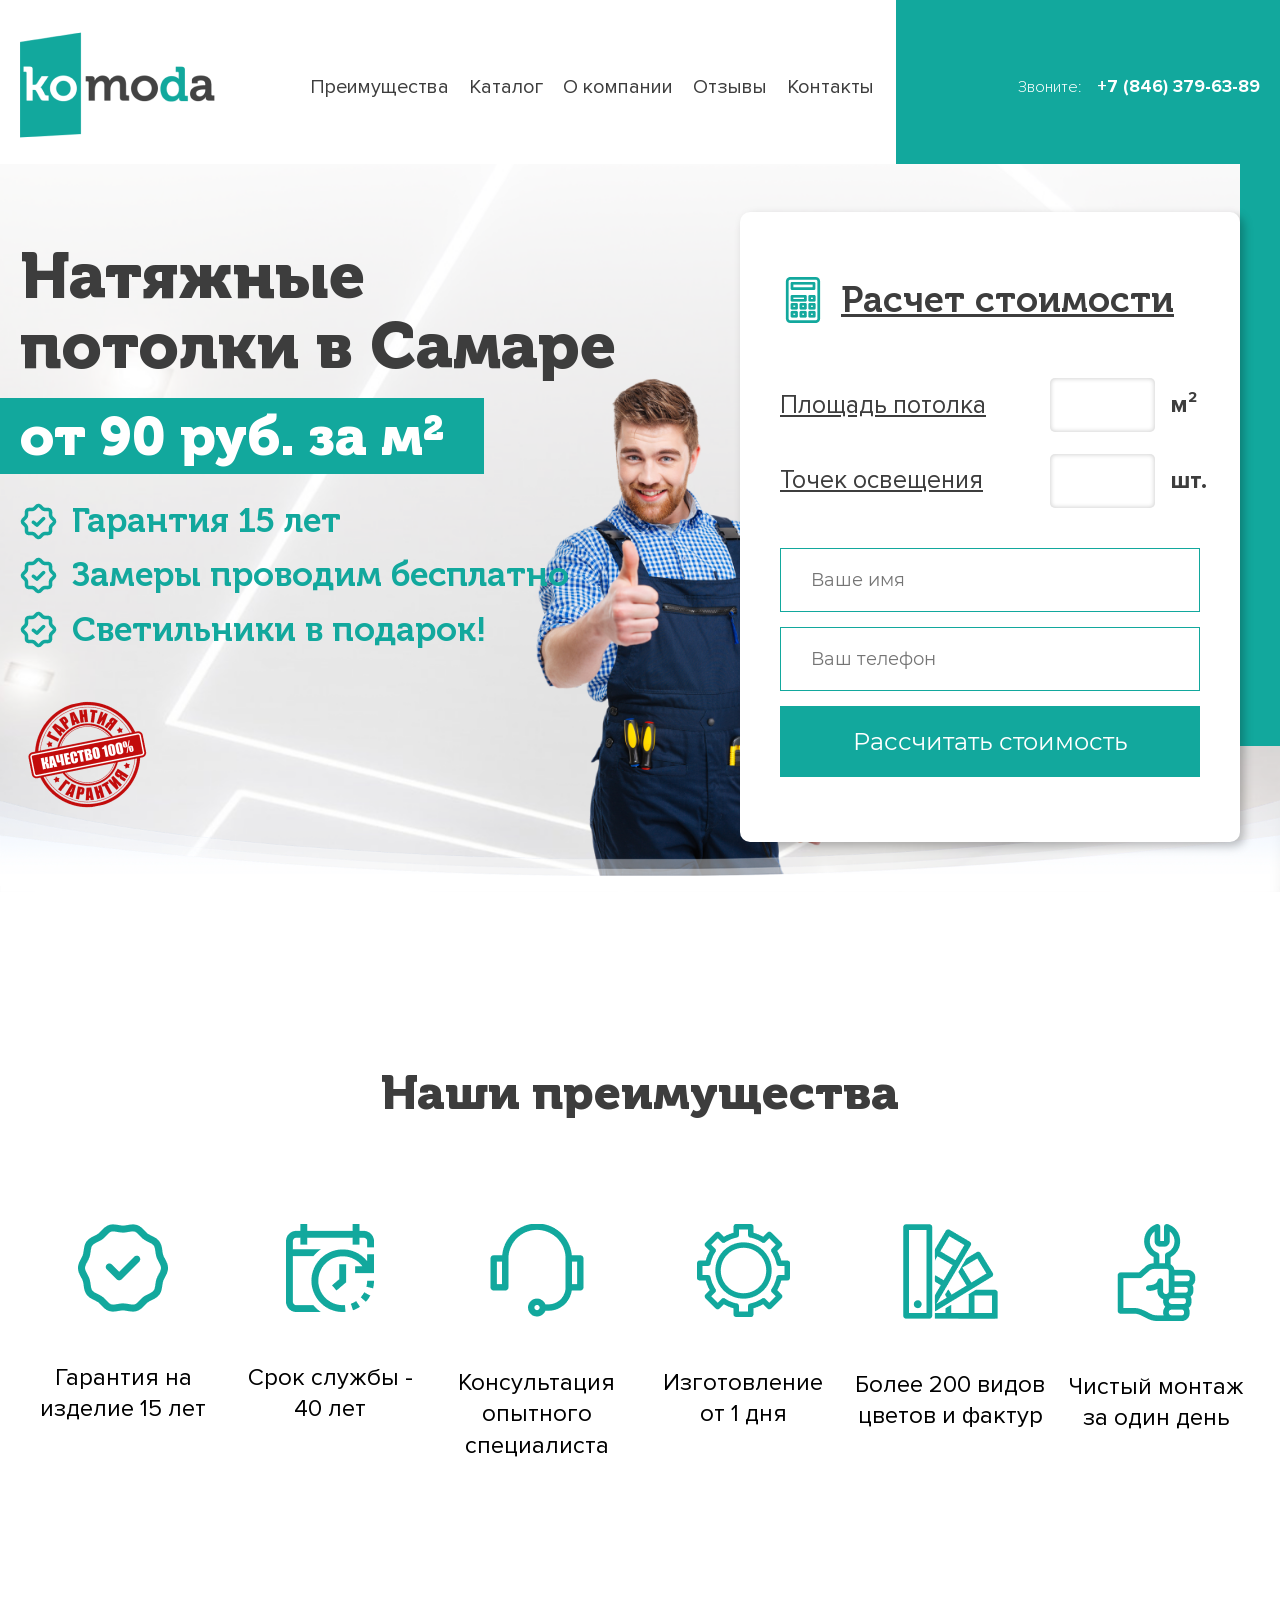
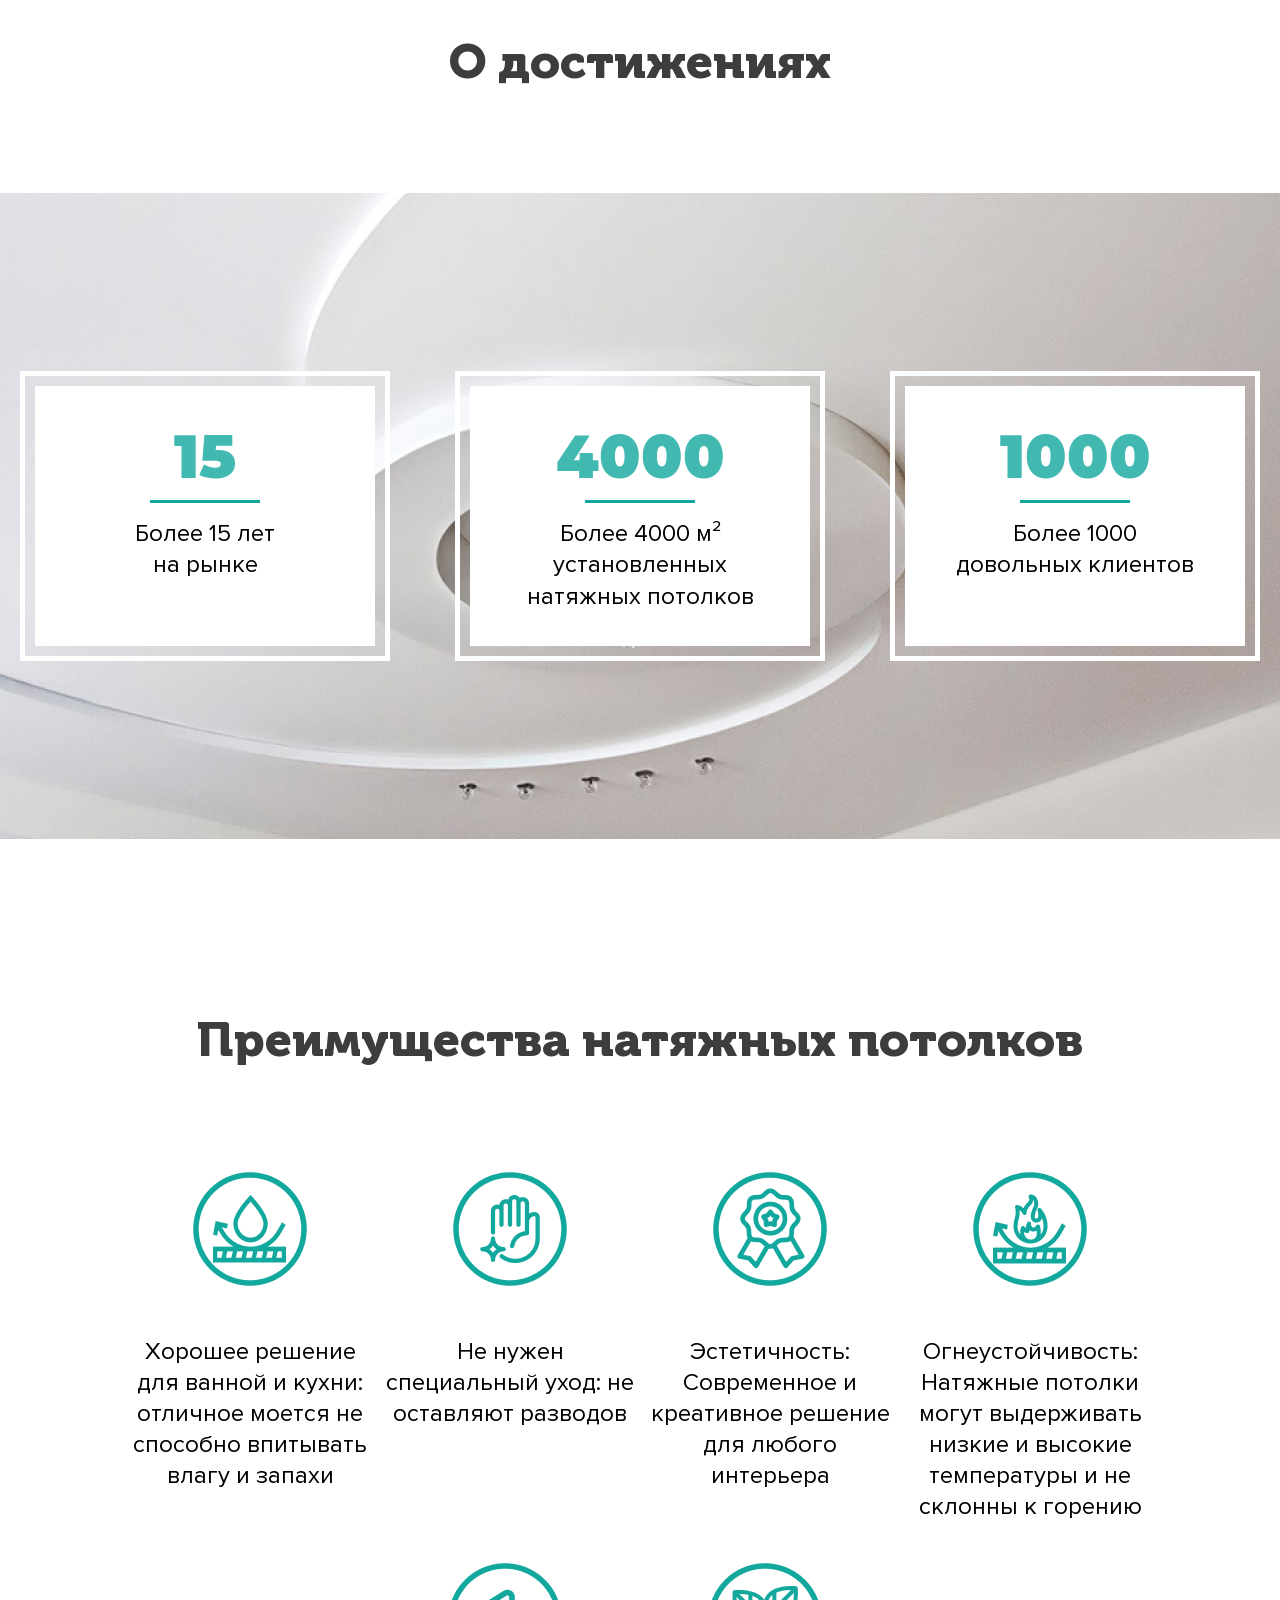
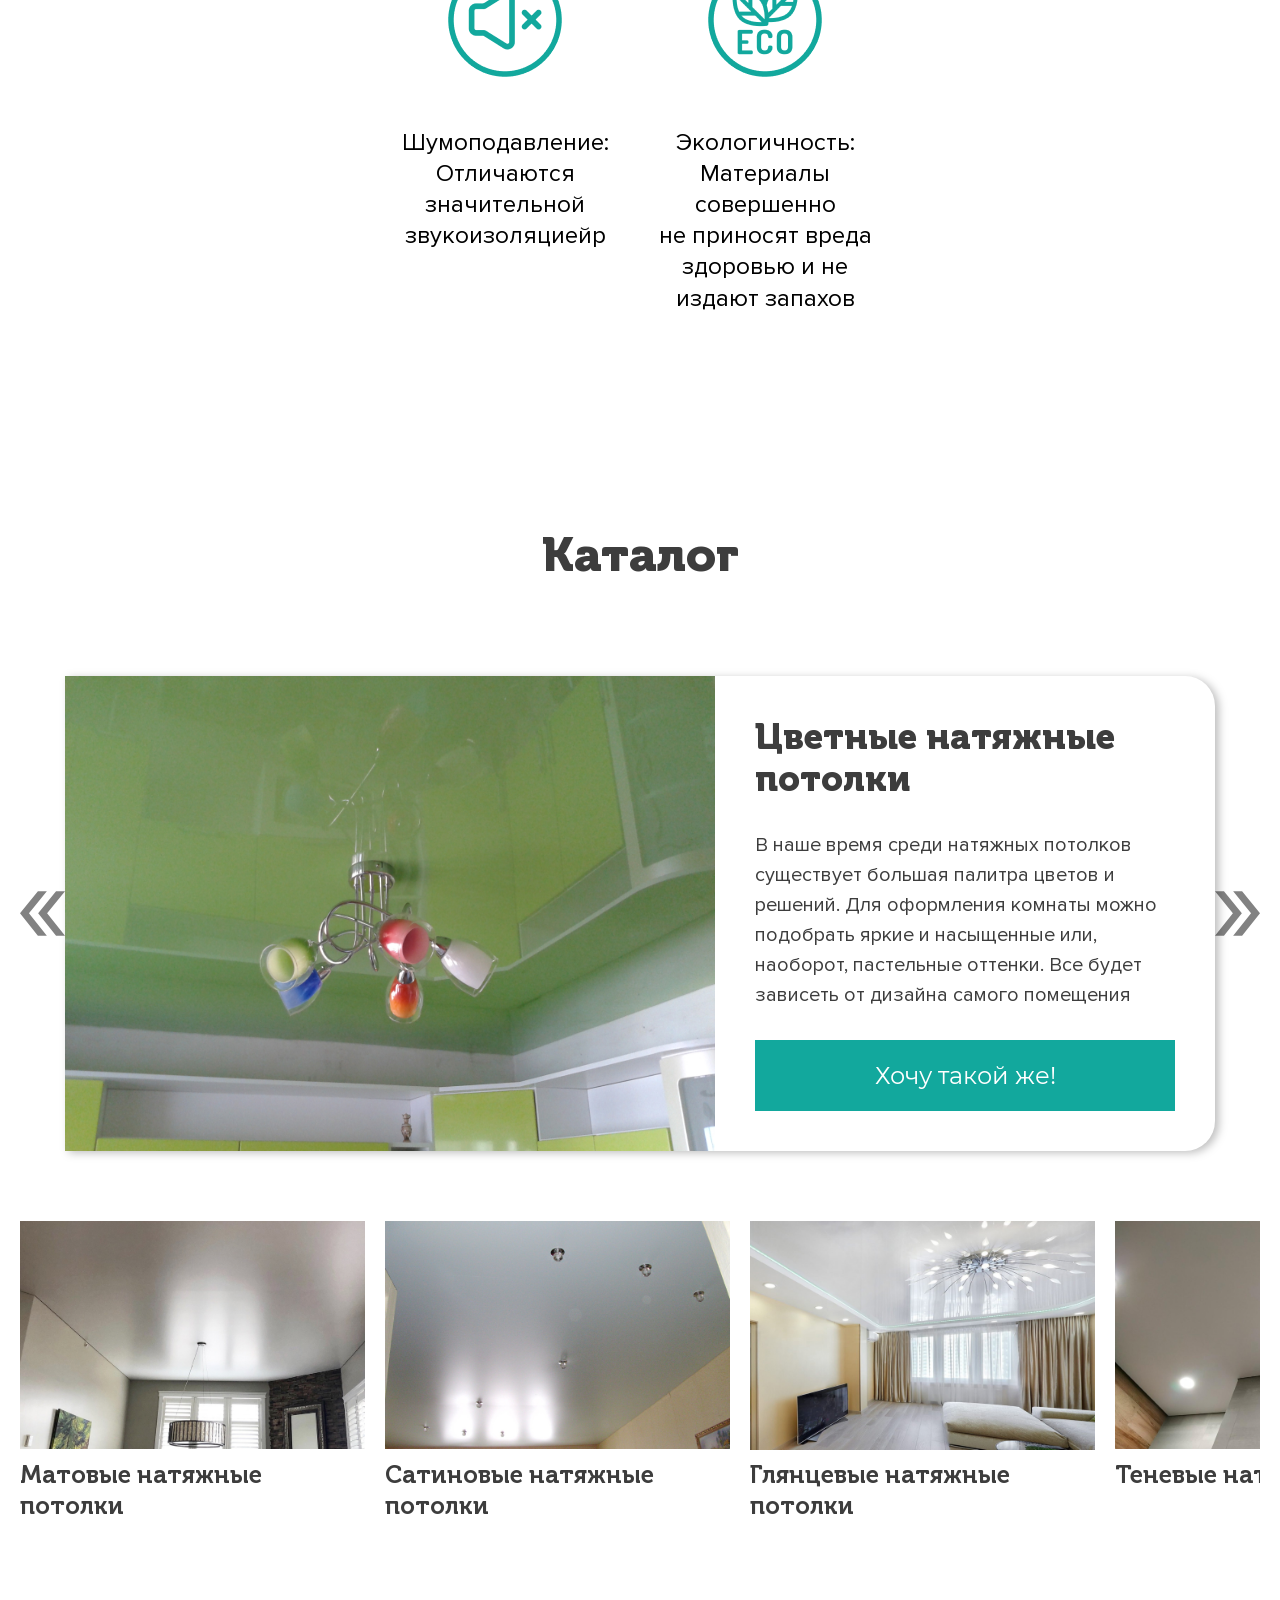
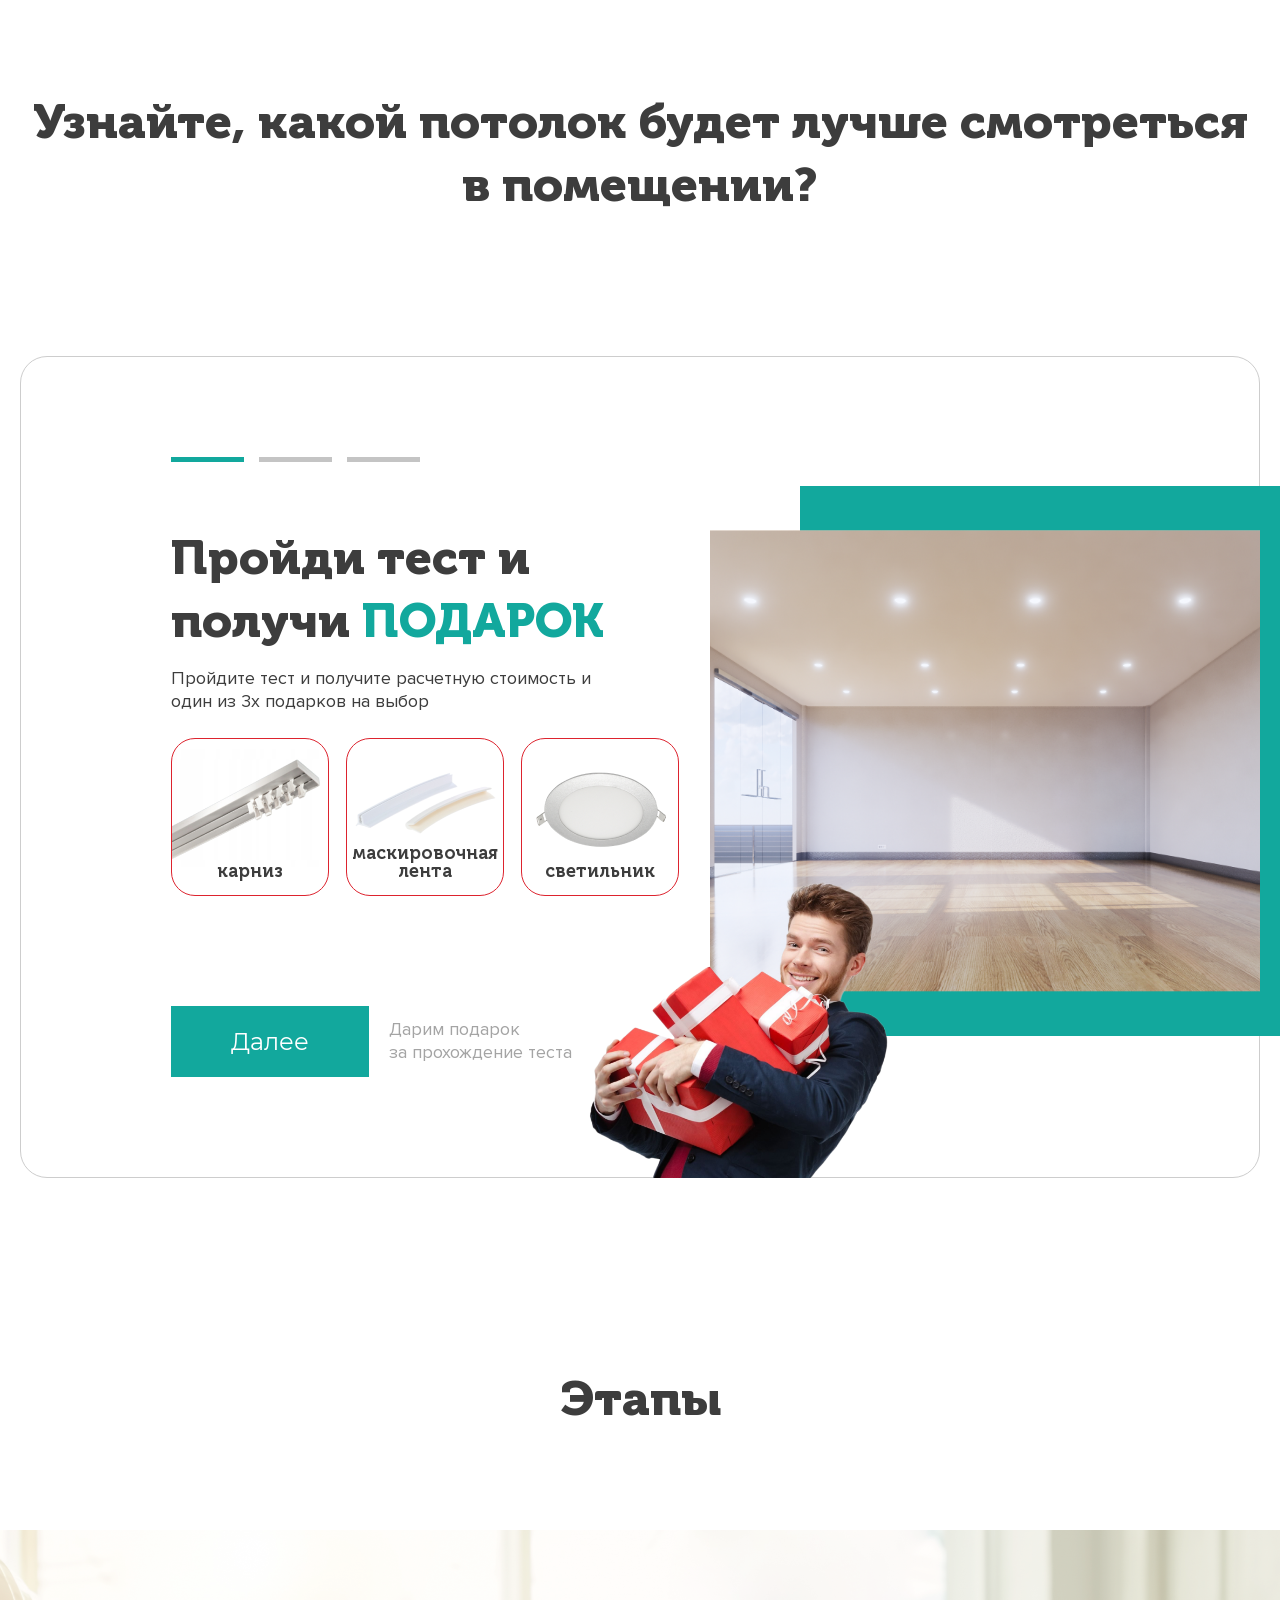
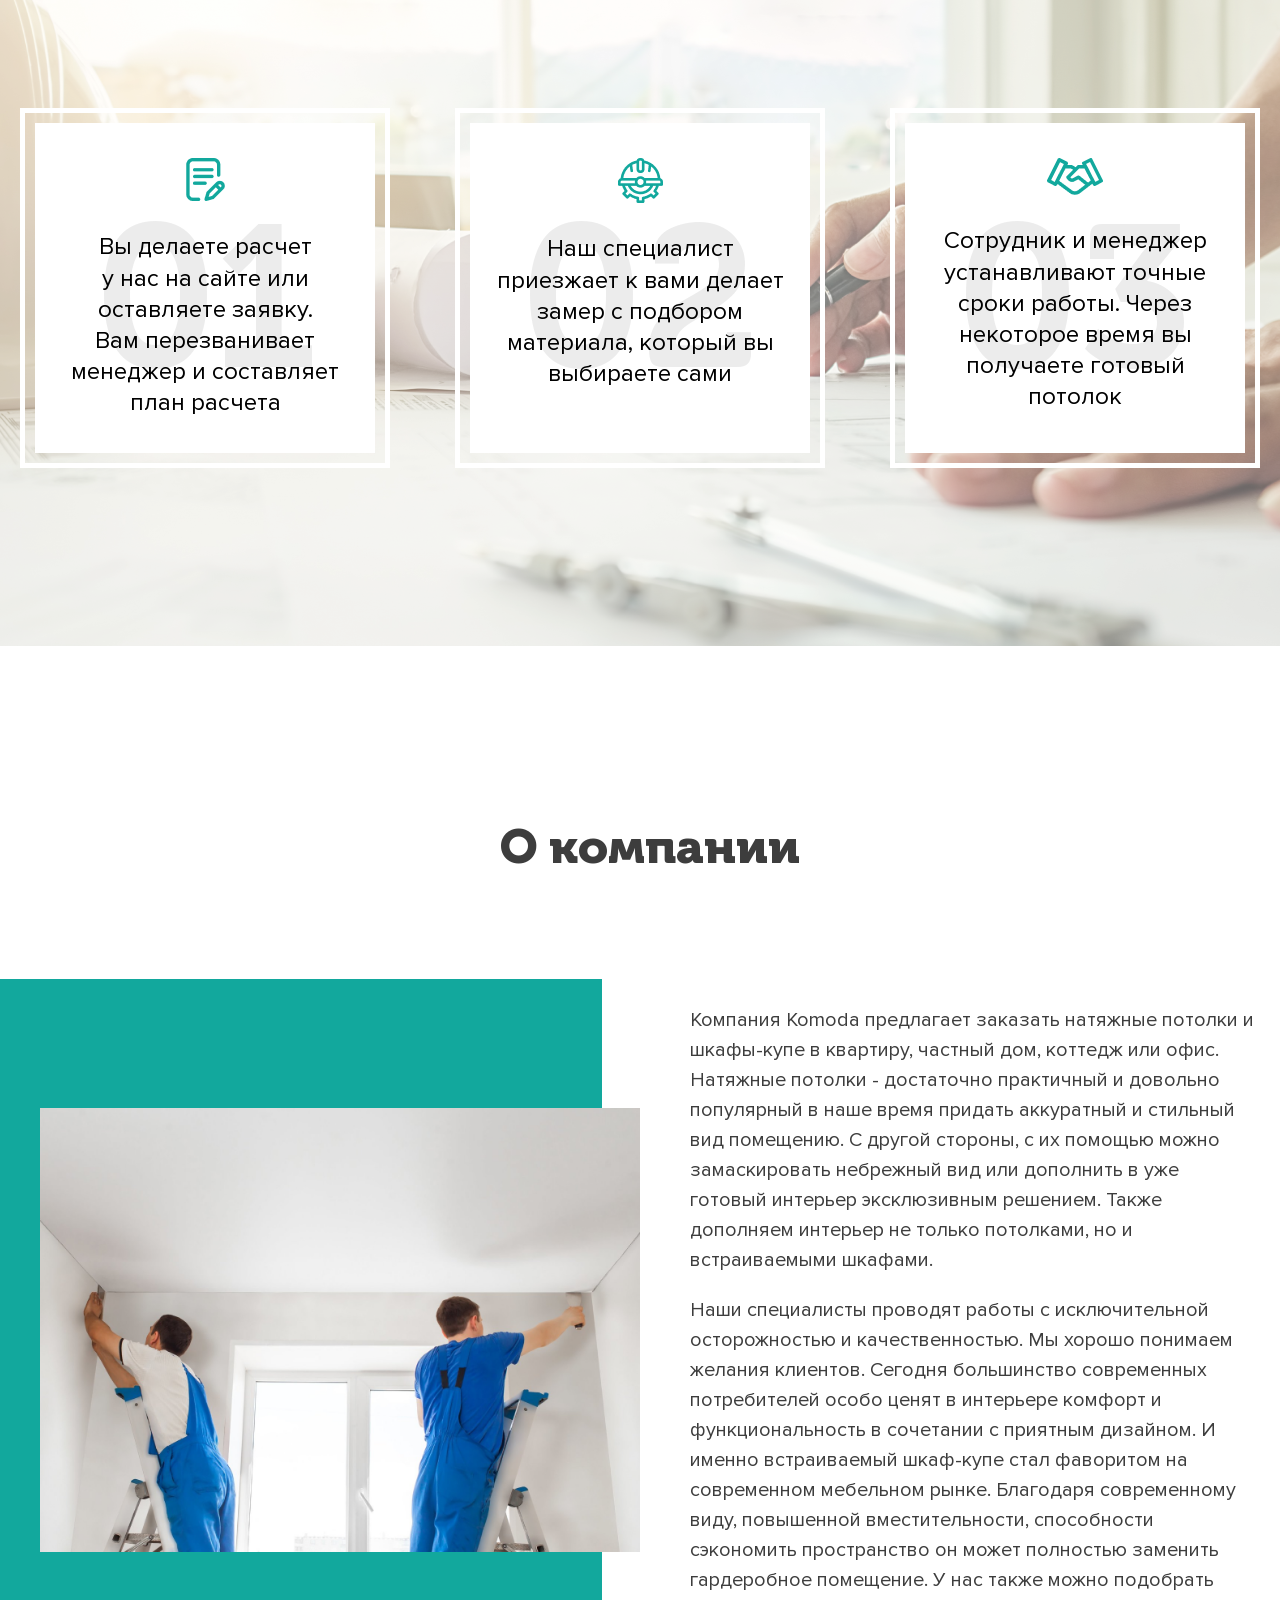
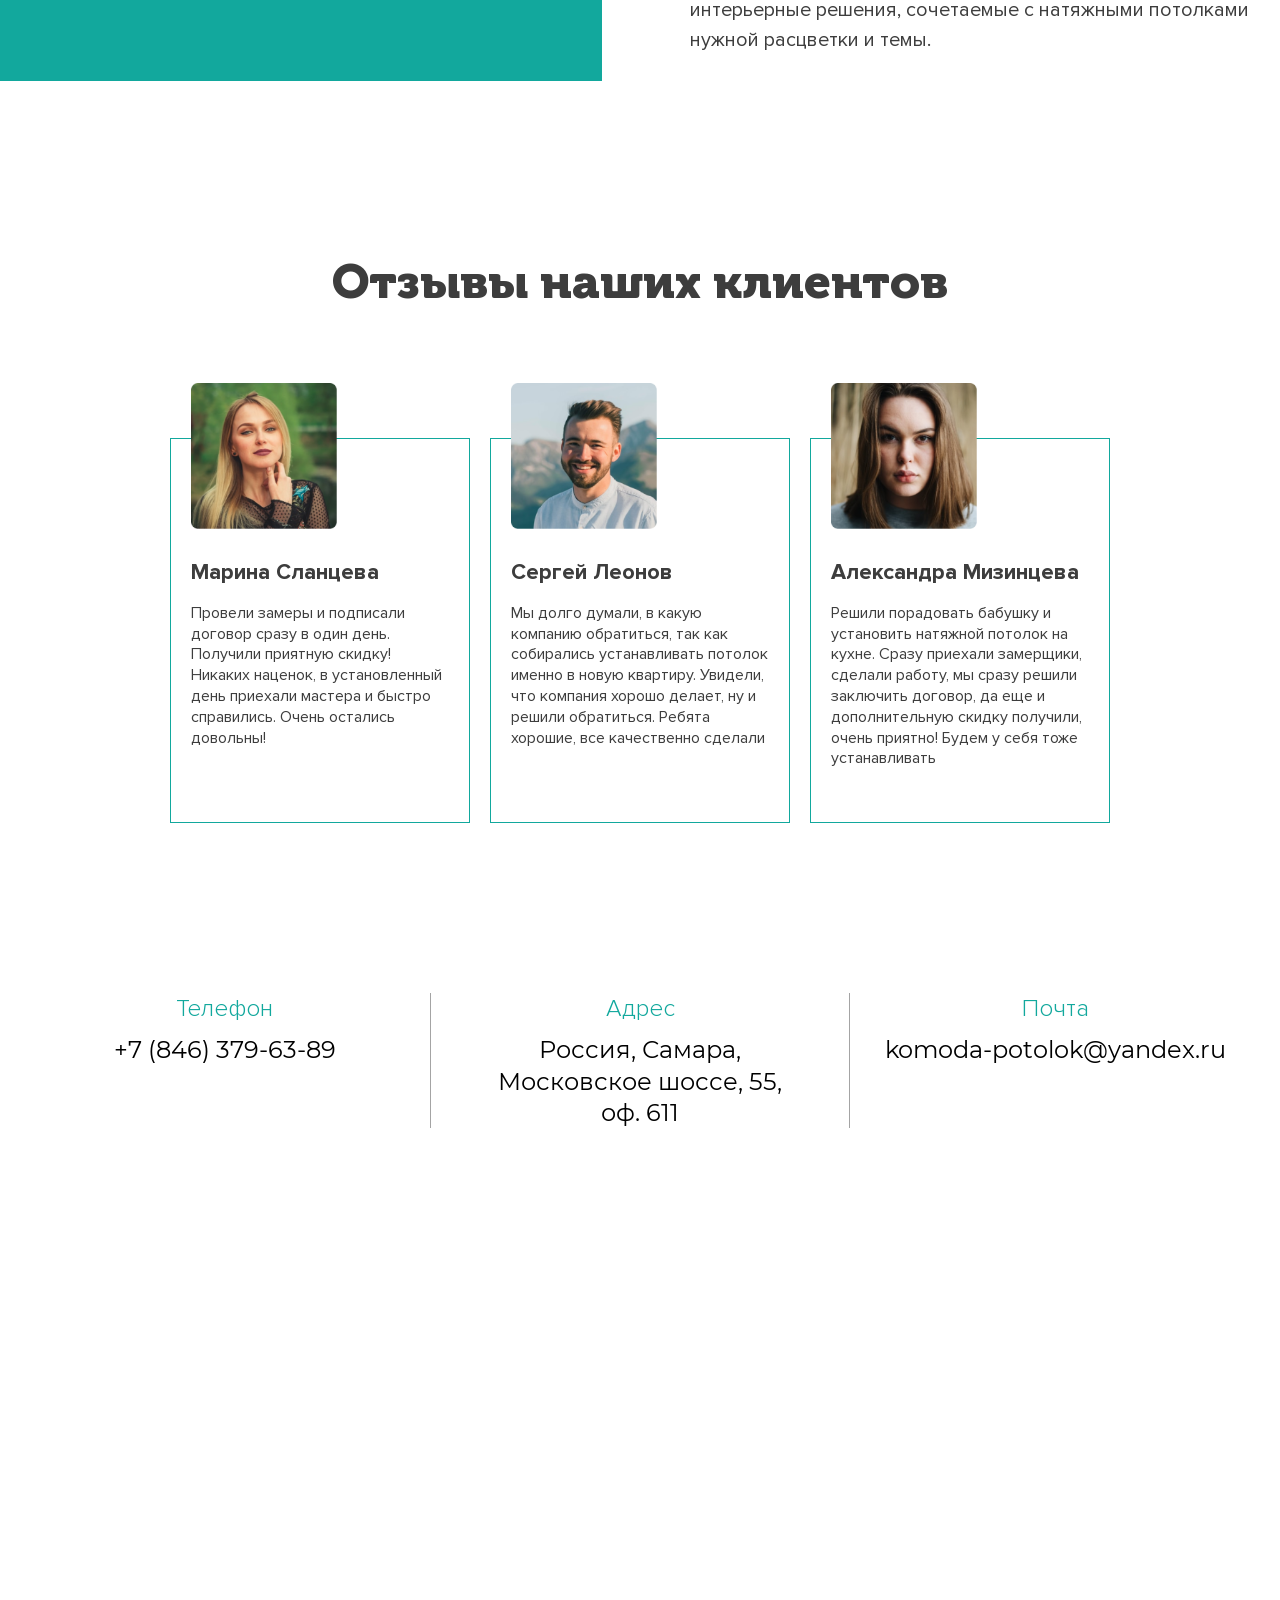
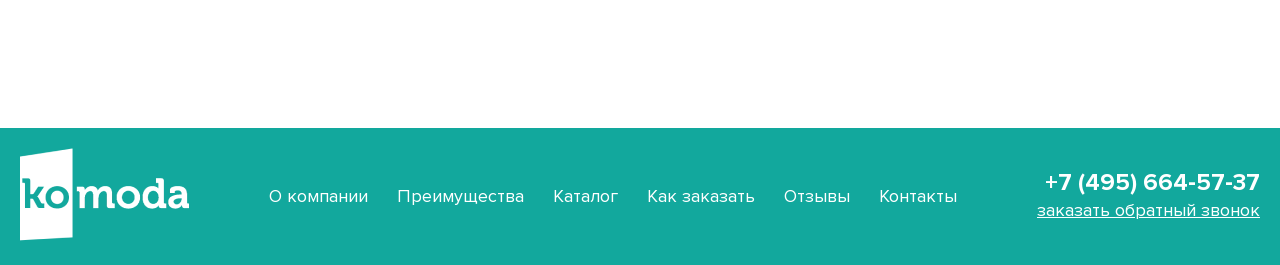
<file: index.html>
<!DOCTYPE html>
<html lang="en">
<head>
    <meta charset="UTF-8">
    <meta http-equiv="X-UA-Compatible" content="IE=edge">
    <meta name="viewport" content="width=device-width, initial-scale=1.0">
    <link rel="stylesheet" href="css/style.css">
    <script src="https://api-maps.yandex.ru/2.1/?apikey=f18f9c19-6dd6-4001-8a4c-b996eba3c7c1&lang=ru_RU" type="text/javascript"></script>
    <title>Document</title>
</head>
<body>

    <header class="header section">
        <div class="header__rect"></div>

        <div class="container">
            <div class="header__row row">
                <nav  class="row header__nav header__box">
                    <a href="./index.html" class="header__logo">
                        <img src="img/logo.png" alt="komoda">
                        <img src="img/logoMobile.png" alt="komoda">
                    </a>
                    <a href="#" class="header__link">Преимущества</a>
                    <a href="#" class="header__link">Каталог</a>
                    <a href="#" class="header__link">О компании</a>
                    <a href="#" class="header__link">Отзывы</a>
                    <a href="#" class="header__link">Контакты</a>
                </nav>
                <div class="header__box header__box--right">
                    <a class="header__tel--mobile" href="tel:+78463796389">
                        <img src="img/tel.png" alt="phone">
                    </a>
                    <a href="tel:+78463796389" class="text-hover header__tel">
                        <span>Звоните:</span> +7 (846) 379-63-89
                    </a>

                    <div class="header__burger">
                        <div class="header__burger__line"></div>
                        <div class="header__burger__line"></div>
                        <div class="header__burger__line"></div>
                    </div>
                </div>
            </div>
        </div>
        <div class="header__menu">
            <div class="header__menu__container">
                <div class="header__menu__close">
                    <img src="img/close.png" alt="close">
                </div>
                <a href="#" class="header__link header__link--menu">Преимущества</a>
                <a href="#" class="header__link header__link--menu">Каталог</a>
                <a href="#" class="header__link header__link--menu">О компании</a>
                <a href="#" class="header__link header__link--menu">Отзывы</a>
                <a href="#" class="header__link header__link--menu">Контакты</a>
            </div>
        </div>

    </header>
    <!-- /.header section -->

    <main>

        <section class="section main">
            <div class="main__rect"></div>

            <div class="main__container container">
                <div class="main__img"><img src="img/main/man.png" alt="man"></div>
                <div class="main__bgBottom"><img src="img/main/bgBottom.png" alt="bgBottom"></div>
                <div class="main__row row">
                    <div class="main__box">
                        <h1 class="main__title">Натяжные <br> потолки в Самаре</h1>
                        <h2 class="main__subtitle">от 90 руб. за м²</h2>
                        <p class="main__text">
                            <img src="img/main/marker.png" alt="marker">
                            <span>Гарантия 15 лет</span>
                        </p>
                        <p class="main__text">
                            <img src="img/main/marker.png" alt="marker">
                            <span>Замеры проводим бесплатно</span>
                        </p>
                        <p class="main__text">
                            <img src="img/main/marker.png" alt="marker">
                            <span>Светильники в подарок!</span>
                        </p>
                        <div class="main__box__img">
                            <img src="img/main/quality.png" alt="quality">
                            <img src="img/main/qualityMobile.png" alt="quality">
                        </div>
                    </div>

                    <form action="#" class="main__form">
                        <p class="main__form__title">
                            <img src="img/main/calc.png" alt="calculator">
                            <img src="img/main/calcMobile.png" alt="calculator">
                            <span>Расчет стоимости</span>
                        </p>
                        <div class="main__input-group">
                            <label class="main__label" for="area">Площадь потолка</label>
                            <div class="main__input-group__wrap">
                                <input type="text" id="area" class="main__input">
                                <span>м²</span>
                            </div>
                        </div>
                        <div class="main__input-group main__input-group--last">
                            <label class="main__label" for="dots">Точек освещения</label>
                            <div class="main__input-group__wrap">
                                <input type="text" id="dots" class="main__input">
                                <span>шт.</span>
                            </div>
                        </div>
                        <input placeholder="Ваше имя" type="text" class="main__input--bottom">
                        <input placeholder="Ваш телефон" type="tel" class="main__input--bottom">
                        <button class="button main__button">Рассчитать стоимость</button>
                    </form>
                </div>

            </div>

        </section>
        <!-- /.section main -->

        <section class="section advantages">

            <div class="advantages__container container">

                <h3 class="advantages__title section__title">Наши преимущества</h3>
                <div class="advantages__row row">
                    <div class="advantages__card">
                        <img src="img/advantages/img.png" alt="logo">
                        <p class="advantages__text">Гарантия на <br> изделие 15 лет</p>
                    </div>

                    <div class="advantages__card">
                        <img src="img/advantages/img1.png" alt="logo">
                        <p class="advantages__text">Срок службы - <br> 40 лет</p>
                    </div>

                    <div class="advantages__card">
                        <img src="img/advantages/img2.png" alt="logo">
                        <p class="advantages__text">Консультация опытного специалиста</p>
                    </div>

                    <div class="advantages__card">
                        <img src="img/advantages/img3.png" alt="logo">
                        <p class="advantages__text">Изготовление <br> от 1 дня</p>
                    </div>

                    <div class="advantages__card">
                        <img src="img/advantages/img4.png" alt="logo">
                        <p class="advantages__text">Более 200 видов <br> цветов и фактур</p>
                    </div>

                    <div class="advantages__card">
                        <img src="img/advantages/img5.png" alt="logo">
                        <p class="advantages__text">Чистый монтаж <br> за один день</p>
                    </div>
                </div>
                <h3 class="progress__title section__title">О достижениях</h3>

            </div>

        </section>
        <!-- /.section advantages -->

        <section class="section progress">

            <div class="container-small progress__container">
                <div class="progress__row row">
                    <div class="progress__card">
                        <div class="progress__card__container">
                            <h4 class="progress__card__title">15</h4>
                            <p class="progress__card__text">Более 15 лет <br> на рынке</p>
                        </div>
                    </div>

                    <div class="progress__card">
                        <div class="progress__card__container">
                            <h4 class="progress__card__title">4000</h4>
                            <p class="progress__card__text">Более 4000 м² <br> установленных <br> натяжных потолков</p>
                        </div>
                    </div>

                    <div class="progress__card">
                        <div class="progress__card__container">
                            <h4 class="progress__card__title">1000</h4>
                            <p class="progress__card__text">Более 1000 <br> довольных клиентов</p>
                        </div>
                    </div>
                </div>
            </div>

        </section>
        <!-- /.section progress -->

        <section class="section advantages advantages--1">

            <div class="advantages__container advantages__container--1 container">

                <h3 class="advantages__title advantages__title--1 section__title">Преимущества натяжных потолков</h3>
                <div class="advantages__row advantages__row--1 row">
                    <div class="advantages__card advantages__card--1">
                        <img src="img/advantages1/img.png" alt="logo">
                        <p class="advantages__text">Хорошее решение <br> для ванной и кухни: <br> отличное моется не <br> способно впитывать <br> влагу и запахи</p>
                    </div>

                    <div class="advantages__card advantages__card--1">
                        <img src="img/advantages1/img1.png" alt="logo">
                        <p class="advantages__text">Не нужен специальный уход: не оставляют разводов</p>
                    </div>

                    <div class="advantages__card advantages__card--1">
                        <img src="img/advantages1/img2.png" alt="logo">
                        <p class="advantages__text">Эстетичность: <br> Современное и <br> креативное решение <br> для любого интерьера</p>
                    </div>

                    <div class="advantages__card advantages__card--1">
                        <img src="img/advantages1/img3.png" alt="logo">
                        <p class="advantages__text">Огнеустойчивость: <br> Натяжные потолки <br> могут выдерживать <br> низкие и высокие <br> температуры и не <br> склонны к горению</p>
                    </div>

                    <div class="advantages__card advantages__card--1">
                        <img src="img/advantages1/img4.png" alt="logo">
                        <p class="advantages__text">Шумоподавление: <br> Отличаются <br> значительной <br> звукоизоляциейр</p>
                    </div>

                    <div class="advantages__card advantages__card--1">
                        <img src="img/advantages1/img5.png" alt="logo">
                        <p class="advantages__text">Экологичность: <br> Материалы совершенно <br> не приносят вреда <br> здоровью и не <br> издают запахов</p>
                    </div>
                </div>

            </div>

        </section>
        <!-- /.section advantages--1 -->

        <section class="section slider">

            <div class="slider__container container">

                <div class="slider__row--title row">
                    <h3 class="slider__title section__title">Каталог</h3>

                    <div class="slider__row--title__wrap">
                        <img class="slider__prev--mobile" src="img/slider/arrow/prev-mob.svg" alt="arrow">
                        <img class="slider__next--mobile" src="img/slider/arrow/next-mob.svg" alt="arrow">
                    </div>
                </div>

                <div class="row slider__row">

                    <img src="img/slider/arrow/prev.svg" alt="previous" class="slider__arrow slider__prev">

                    <div class="slider__main fadeIn">
                        <img src="img/slider/15.jpg" alt="" class="slider__main__img">

                        <div class="slider__main__box">
                            <div class="slider__main__wrap">
                                <p class="slider__main__title">Цветные натяжные потолки</p>

                                <p class="slider__main__text">В наше время среди натяжных потолков существует большая палитра цветов и решений. Для оформления комнаты можно подобрать яркие и насыщенные или, наоборот, пастельные оттенки. Все будет зависеть от дизайна самого помещения</p>
                            </div>

                            <button data-modal class="button slider__main__button">Хочу такой же!</button>
                        </div>
                    </div>

                    <div class="slider__main">
                        <img src="img/slider/1.jpg" alt="" class="slider__main__img">

                        <div class="slider__main__box">
                            <div class="slider__main__wrap">
                                <p class="slider__main__title">Матовые натяжные потолки</p>

                                <p class="slider__main__text">В отличии от глянцевых, матовые потолки не имеют зеркальных свойств. Белый матовый потолок напротив не будет выделяться и брать на себя акцент интерьера. Это будет спокойный, выдержанный, классический ремонт</p>
                            </div>

                            <button data-modal class="button slider__main__button">Хочу такой же!</button>
                        </div>
                    </div>

                    <div class="slider__main">
                        <img src="img/slider/2.jpg" alt="" class="slider__main__img">

                        <div class="slider__main__box">
                            <div class="slider__main__wrap">
                                <p class="slider__main__title">Сатиновые натяжные потолки</p>

                                <p class="slider__main__text">Золотая середина между матовым и глянцевым покрытием. Внешне и своими техническими характеристиками натяжной потолок сатин имеет схожесть с матовым потолком, но его поверхность не такая зернистая, как у матового, а абсолютно гладкая</p>
                            </div>

                            <button class="button slider__main__button">Хочу такой же!</button>
                        </div>
                    </div>

                    <div class="slider__main">
                        <img src="img/slider/3.jpg" alt="" class="slider__main__img">

                        <div class="slider__main__box">
                            <div class="slider__main__wrap">
                                <p class="slider__main__title">Глянцевые натяжные потолки</p>

                                <p class="slider__main__text">Материал изготовления - пленка ПВХ, напоминающая своим видом лаковую поверхность с высокими отражающими способностями, благодаря которой можно зрительно увеличить площадь помещения</p>
                            </div>

                            <button data-modal class="button slider__main__button">Хочу такой же!</button>
                        </div>
                    </div>

                    <div class="slider__main">
                        <img src="img/slider/4.jpg" alt="" class="slider__main__img">

                        <div class="slider__main__box">
                            <div class="slider__main__wrap">
                                <p class="slider__main__title">Теневые натяжные потолки</p>

                                <p class="slider__main__text">Они позволяют оставить в прошлом бросающиеся в глаза плинтусы по периметру всего помещения и заглушки, поскольку такие полотна исключают необходимость использования декоративных вставок. Визуально материал напоминает конструкцию из гипсокартона</p>
                            </div>

                            <button data-modal class="button slider__main__button">Хочу такой же!</button>
                        </div>
                    </div>

                    <div class="slider__main">
                        <img src="img/slider/5.jpg" alt="" class="slider__main__img">

                        <div class="slider__main__box">
                            <div class="slider__main__wrap">
                                <p class="slider__main__title">Бесщелевые натяжные потолки</p>

                                <p class="slider__main__text">Бесщелевые натяжные потолки отличаются от других отсутствием зазора между полотном и стеной, что позволяет не использовать плинтус, вставку по периметру. Бесщелевые натяжные потолки являются аналогом потолка из гипсокартона, поэтому, их еще называют «гипсотяжные»</p>
                            </div>

                            <button data-modal class="button slider__main__button">Хочу такой же!</button>
                        </div>
                    </div>

                    <div class="slider__main">
                        <img src="img/slider/6.jpg" alt="" class="slider__main__img">

                        <div class="slider__main__box">
                            <div class="slider__main__wrap">
                                <p class="slider__main__title">Парящие натяжные потолки</p>

                                <p class="slider__main__text">Это сочетание идеальной геометрии, четких углов и великолепного внешнего вида. Благодаря своему стильному и оригинальному виду они начинают пользоваться большой популярностью и успешно заменяют традиционную отделку из гипсокартона</p>
                            </div>

                            <button data-modal class="button slider__main__button">Хочу такой же!</button>
                        </div>
                    </div>

                    <div class="slider__main">
                        <img src="img/slider/7.jpg" alt="" class="slider__main__img">

                        <div class="slider__main__box">
                            <div class="slider__main__wrap">
                                <p class="slider__main__title">Двухуровневые натяжные потолки</p>

                                <p class="slider__main__text">Натяжные полотна — это модное и эффективное решение для создания стильного интерьера. А если Вы хотите отойти от традиционного оформления
                                    и создать невероятно красивый дизайн, то в этом вопросе популярностью пользуются двухуровневые натяжные потолки</p>
                            </div>

                            <button data-modal class="button slider__main__button">Хочу такой же!</button>
                        </div>
                    </div>

                    <div class="slider__main">
                        <img src="img/slider/8.jpg" alt="" class="slider__main__img">

                        <div class="slider__main__box">
                            <div class="slider__main__wrap">
                                <p class="slider__main__title">Световые линии</p>

                                <p class="slider__main__text">Это инновационный тип подсветки натяжного потолка, который в дизайне появился относительно недавно, но стремительно набирает популярностьи</p>
                            </div>

                            <button data-modal class="button slider__main__button">Хочу такой же!</button>
                        </div>
                    </div>

                    <div class="slider__main">
                        <img src="img/slider/9.jpg" alt="" class="slider__main__img">

                        <div class="slider__main__box">
                            <div class="slider__main__wrap">
                                <p class="slider__main__title">Контурные натяжные потолки</p>

                                <p class="slider__main__text">Контурная подсветка светодиодной лентой зонирует помещение, создает дополнительный свет или эффект парящего потолка, который увеличивает пространство</p>
                            </div>

                            <button data-modal class="button slider__main__button">Хочу такой же!</button>
                        </div>
                    </div>

                    <div class="slider__main">
                        <img src="img/slider/10.jpg" alt="" class="slider__main__img">

                        <div class="slider__main__box">
                            <div class="slider__main__wrap">
                                <p class="slider__main__title">Тканевые натяжные потолки</p>

                                <p class="slider__main__text">Для начала стоит отметить, что подобное покрытие отлично подходит для больших просторных помещений. Особенности материала дают возможность произвести большое бесшовное полотно</p>
                            </div>

                            <button data-modal class="button slider__main__button">Хочу такой же!</button>
                        </div>
                    </div>

                    <div class="slider__main">
                        <img src="img/slider/11.jpg" alt="" class="slider__main__img">

                        <div class="slider__main__box">
                            <div class="slider__main__wrap">
                                <p class="slider__main__title">Арт-печать</p>

                                <p class="slider__main__text">На натяжном потолке арт-печать создают с помощью широкоформатного принтера. Процесс печати обеспечивается особо стойкими сольвентными чернилами с пигментами, они в свою очередь обеспечивают реалистичную цветопередачу</p>
                            </div>

                            <button data-modal class="button slider__main__button">Хочу такой же!</button>
                        </div>
                    </div>

                    <div class="slider__main">
                        <img src="img/slider/12.jpg" alt="" class="slider__main__img">

                        <div class="slider__main__box">
                            <div class="slider__main__wrap">
                                <p class="slider__main__title">Эксклюзивные натяжные потолки</p>

                                <p class="slider__main__text">Мы создаем потолки с определенными особенностями и материалом. Так мы воплощаем в жизнь все ваши задумки!</p>
                            </div>

                            <button data-modal class="button slider__main__button">Хочу такой же!</button>
                        </div>
                    </div>

                    <div class="slider__main">
                        <img src="img/slider/13.jpg" alt="" class="slider__main__img">

                        <div class="slider__main__box">
                            <div class="slider__main__wrap">
                                <p class="slider__main__title">Резные натяжные потолки</p>

                                <p class="slider__main__text">Резные конструкции создаются посредством накладывания друг на друга полотен ПВХ, которые закрепляются на разных уровнях. При этом края отверстий получаются ровными и при натяжении не расползаются</p>
                            </div>

                            <button data-modal class="button slider__main__button">Хочу такой же!</button>
                        </div>
                    </div>

                    <div class="slider__main">
                        <img src="img/slider/14.jpg" alt="" class="slider__main__img">

                        <div class="slider__main__box">
                            <div class="slider__main__wrap">
                                <p class="slider__main__title">Криволинейная спайка, комбинация цветов</p>

                                <p class="slider__main__text">По сути, это комбинирование на одном уровне двух и более полотен совершенно различных цветов и фактур. Такое решение имитирует многоуровневое исполнение, однако не теряется высота помещения</p>
                            </div>

                            <button data-modal class="button slider__main__button">Хочу такой же!</button>
                        </div>
                    </div>

                    <img src="img/slider/arrow/next.svg" alt="next" class="slider__arrow slider__next">

                </div>

                <div class="slider__window">
                    <div class="slider__field">

                        <div class="slider__card">
                            <img class="slider__card__img" src="img/slider/1.jpg" alt="ceiling">
                            <p class="slider__card__text">Матовые натяжные потолки</p>
                        </div>

                        <div class="slider__card">
                            <img class="slider__card__img" src="img/slider/2.jpg" alt="ceiling">
                            <p class="slider__card__text">Сатиновые натяжные потолки</p>
                        </div>

                        <div class="slider__card">
                            <img class="slider__card__img" src="img/slider/3.jpg" alt="ceiling">
                            <p class="slider__card__text">Глянцевые натяжные потолки</p>
                        </div>

                        <div class="slider__card">
                            <img class="slider__card__img" src="img/slider/4.jpg" alt="ceiling">
                            <p class="slider__card__text">Теневые натяжные потолки</p>
                        </div>

                        <div class="slider__card">
                            <img class="slider__card__img" src="img/slider/5.jpg" alt="ceiling">
                            <p class="slider__card__text">Бесщелевые натяжные потолки</p>
                        </div>

                        <div class="slider__card">
                            <img class="slider__card__img" src="img/slider/6.jpg" alt="ceiling">
                            <p class="slider__card__text">Парящие натяжные потолки</p>
                        </div>

                        <div class="slider__card">
                            <img class="slider__card__img" src="img/slider/7.jpg" alt="ceiling">
                            <p class="slider__card__text">Двухуровневые натяжные потолки</p>
                        </div>

                        <div class="slider__card">
                            <img class="slider__card__img" src="img/slider/8.jpg" alt="ceiling">
                            <p class="slider__card__text">Световые линии</p>
                        </div>

                        <div class="slider__card">
                            <img class="slider__card__img" src="img/slider/9.jpg" alt="ceiling">
                            <p class="slider__card__text">Контурные натяжные потолки</p>
                        </div>

                        <div class="slider__card">
                            <img class="slider__card__img" src="img/slider/10.jpg" alt="ceiling">
                            <p class="slider__card__text">Тканевые натяжные потолки</p>
                        </div>

                        <div class="slider__card">
                            <img class="slider__card__img" src="img/slider/11.jpg" alt="ceiling">
                            <p class="slider__card__text">Арт-печать</p>
                        </div>

                        <div class="slider__card">
                            <img class="slider__card__img" src="img/slider/12.jpg" alt="ceiling">
                            <p class="slider__card__text">Эксклюзивные натяжные потолки</p>
                        </div>

                        <div class="slider__card">
                            <img class="slider__card__img" src="img/slider/13.jpg" alt="ceiling">
                            <p class="slider__card__text">Резные натяжные потолки</p>
                        </div>

                        <div class="slider__card">
                            <img class="slider__card__img" src="img/slider/14.jpg" alt="ceiling">
                            <p class="slider__card__text">Криволинейная спайка,комбинация цветов</p>
                        </div>

                        <div class="slider__card">
                            <img class="slider__card__img" src="img/slider/15.jpg" alt="ceiling">
                            <p class="slider__card__text">Цветные натяжные потолки</p>
                        </div>

                    </div>
                </div>

                <div class="slider__window--mobile">
                    <div class="slider__field--mobile">

                        <div class="slider__card--mobile">

                            <div class="slider__card--mobile__box">
                                <img src="img/slider/1.jpg" alt="cieling">

                                <div class="slider__card--mobile__wrap">
                                    <p class="slider__card--mobile__title">Матовые натяжные потолки</p>

                                    <p class="slider__card--mobile__text">В отличии от глянцевых, матовые потолки не имеют зеркальных свойств. Белый матовый потолок напротив не будет выделяться и брать на себя акцент интерьера. Это будет спокойный, выдержанный, классический ремонт</p>
                                </div>
                            </div>

                            <button data-modal class="button slider__button--mobile">Хочу такой же!</button>
                        </div>

                        <div class="slider__card--mobile">

                            <div class="slider__card--mobile__box">
                                <img src="img/slider/1.jpg" alt="cieling">

                                <div class="slider__card--mobile__wrap">
                                    <p class="slider__card--mobile__title">Сатиновые натяжные потолки</p>

                                    <p class="slider__card--mobile__text">Золотая середина между матовым и глянцевым покрытием. Внешне и своими техническими характеристиками натяжной потолок сатин имеет схожесть с матовым потолком, но его поверхность не такая зернистая, как у матового, а абсолютно гладкая</p>
                                </div>
                            </div>

                            <button data-modal class="button slider__button--mobile">Хочу такой же!</button>
                        </div>

                        <div class="slider__card--mobile">

                            <div class="slider__card--mobile__box">
                                <img src="img/slider/1.jpg" alt="cieling">

                                <div class="slider__card--mobile__wrap">
                                    <p class="slider__card--mobile__title">Глянцевые натяжные потолки</p>

                                    <p class="slider__card--mobile__text">Материал изготовления - пленка ПВХ, напоминающая своим видом лаковую поверхность с высокими отражающими способностями, благодаря которой можно зрительно увеличить площадь помещения</p>
                                </div>
                            </div>

                            <button data-modal class="button slider__button--mobile">Хочу такой же!</button>
                        </div>

                        <div class="slider__card--mobile">

                            <div class="slider__card--mobile__box">
                                <img src="img/slider/1.jpg" alt="cieling">

                                <div class="slider__card--mobile__wrap">
                                    <p class="slider__card--mobile__title">Теневые натяжные потолки</p>

                                    <p class="slider__card--mobile__text">Они позволяют оставить в прошлом бросающиеся в глаза плинтусы по периметру всего помещения и заглушки, поскольку такие полотна исключают необходимость использования декоративных вставок. Визуально материал напоминает конструкцию из гипсокартона</p>
                                </div>
                            </div>

                            <button data-modal class="button slider__button--mobile">Хочу такой же!</button>
                        </div>

                        <div class="slider__card--mobile">

                            <div class="slider__card--mobile__box">
                                <img src="img/slider/1.jpg" alt="cieling">

                                <div class="slider__card--mobile__wrap">
                                    <p class="slider__card--mobile__title">Бесщелевые натяжные потолки</p>

                                    <p class="slider__card--mobile__text">Бесщелевые натяжные потолки отличаются от других отсутствием зазора между полотном и стеной, что позволяет не использовать плинтус, вставку по периметру. Бесщелевые натяжные потолки являются аналогом потолка из гипсокартона, поэтому, их еще называют «гипсотяжные»</p>
                                </div>
                            </div>

                            <button data-modal class="button slider__button--mobile">Хочу такой же!</button>
                        </div>

                        <div class="slider__card--mobile">

                            <div class="slider__card--mobile__box">
                                <img src="img/slider/1.jpg" alt="cieling">

                                <div class="slider__card--mobile__wrap">
                                    <p class="slider__card--mobile__title">Парящие натяжные потолки</p>

                                    <p class="slider__card--mobile__text">Это сочетание идеальной геометрии, четких углов и великолепного внешнего вида. Благодаря своему стильному и оригинальному виду они начинают пользоваться большой популярностью и успешно заменяют традиционную отделку из гипсокартона</p>
                                </div>
                            </div>

                            <button data-modal class="button slider__button--mobile">Хочу такой же!</button>
                        </div>

                        <div class="slider__card--mobile">

                            <div class="slider__card--mobile__box">
                                <img src="img/slider/1.jpg" alt="cieling">

                                <div class="slider__card--mobile__wrap">
                                    <p class="slider__card--mobile__title">Двухуровневые натяжные потолки</p>

                                    <p class="slider__card--mobile__text">Натяжные полотна — это модное и эффективное решение для создания стильного интерьера. А если Вы хотите отойти от традиционного оформления и создать невероятно красивый дизайн, то в этом вопросе популярностью пользуются двухуровневые натяжные потолки</p>
                                </div>
                            </div>

                            <button data-modal class="button slider__button--mobile">Хочу такой же!</button>
                        </div>

                        <div class="slider__card--mobile">

                            <div class="slider__card--mobile__box">
                                <img src="img/slider/1.jpg" alt="cieling">

                                <div class="slider__card--mobile__wrap">
                                    <p class="slider__card--mobile__title">Световые линии</p>

                                    <p class="slider__card--mobile__text">Это инновационный тип подсветки натяжного потолка, который в дизайне появился относительно недавно, но стремительно набирает популярность</p>
                                </div>
                            </div>

                            <button data-modal class="button slider__button--mobile">Хочу такой же!</button>
                        </div>

                        <div class="slider__card--mobile">

                            <div class="slider__card--mobile__box">
                                <img src="img/slider/1.jpg" alt="cieling">

                                <div class="slider__card--mobile__wrap">
                                    <p class="slider__card--mobile__title">Контурные натяжные потолки</p>

                                    <p class="slider__card--mobile__text">Контурная подсветка светодиодной лентой зонирует помещение, создает дополнительный свет или эффект парящего потолка, который увеличивает пространство</p>
                                </div>
                            </div>

                            <button data-modal class="button slider__button--mobile">Хочу такой же!</button>
                        </div>

                        <div class="slider__card--mobile">

                            <div class="slider__card--mobile__box">
                                <img src="img/slider/1.jpg" alt="cieling">

                                <div class="slider__card--mobile__wrap">
                                    <p class="slider__card--mobile__title">Тканевые натяжные потолки</p>

                                    <p class="slider__card--mobile__text">Для начала стоит отметить, что подобное покрытие отлично подходит для больших просторных помещений. Особенности материала дают возможность произвести большое бесшовное полотно</p>
                                </div>
                            </div>

                            <button data-modal class="button slider__button--mobile">Хочу такой же!</button>
                        </div>

                        <div class="slider__card--mobile">

                            <div class="slider__card--mobile__box">
                                <img src="img/slider/1.jpg" alt="cieling">

                                <div class="slider__card--mobile__wrap">
                                    <p class="slider__card--mobile__title">Арт-печать</p>

                                    <p class="slider__card--mobile__text">На натяжном потолке арт-печать создают с помощью широкоформатного принтера. Процесс печати обеспечивается особо стойкими сольвентными чернилами с пигментами, они в свою очередь обеспечивают реалистичную цветопередачу</p>
                                </div>
                            </div>

                            <button data-modal class="button slider__button--mobile">Хочу такой же!</button>
                        </div>

                        <div class="slider__card--mobile">

                            <div class="slider__card--mobile__box">
                                <img src="img/slider/1.jpg" alt="cieling">

                                <div class="slider__card--mobile__wrap">
                                    <p class="slider__card--mobile__title">Эксклюзивные натяжные потолки</p>

                                    <p class="slider__card--mobile__text">Мы создаем потолки с определенными особенностями и материалом. Так мы воплощаем в жизнь все ваши задумки!</p>
                                </div>
                            </div>

                            <button data-modal class="button slider__button--mobile">Хочу такой же!</button>
                        </div>

                        <div class="slider__card--mobile">

                            <div class="slider__card--mobile__box">
                                <img src="img/slider/1.jpg" alt="cieling">

                                <div class="slider__card--mobile__wrap">
                                    <p class="slider__card--mobile__title">Резные натяжные потолки</p>

                                    <p class="slider__card--mobile__text">Резные конструкции создаются посредством накладывания друг на друга полотен ПВХ, которые закрепляются на разных уровнях. При этом края отверстий получаются ровными и при натяжении не расползаются</p>
                                </div>
                            </div>

                            <button data-modal class="button slider__button--mobile">Хочу такой же!</button>
                        </div>

                        <div class="slider__card--mobile">

                            <div class="slider__card--mobile__box">
                                <img src="img/slider/1.jpg" alt="cieling">

                                <div class="slider__card--mobile__wrap">
                                    <p class="slider__card--mobile__title">Криволинейная спайка, комбинация цветов</p>

                                    <p class="slider__card--mobile__text">По сути, это комбинирование на одном уровне двух и более полотен совершенно различных цветов и фактур. Такое решение имитирует многоуровневое исполнение, однако не теряется высота помещения</p>
                                </div>
                            </div>

                            <button data-modal class="button slider__button--mobile">Хочу такой же!</button>
                        </div>

                        <div class="slider__card--mobile">

                            <div class="slider__card--mobile__box">
                                <img src="img/slider/1.jpg" alt="cieling">

                                <div class="slider__card--mobile__wrap">
                                    <p class="slider__card--mobile__title">Цветные натяжные потолки</p>

                                    <p class="slider__card--mobile__text">В наше время среди натяжных потолков существует большая палитра цветов и решений. Для оформления комнаты можно подобрать яркие и насыщенные или, наоборот, пастельные оттенки. Все будет зависеть от дизайна самого помещения</p>
                                </div>
                            </div>

                            <button data-modal class="button slider__button--mobile">Хочу такой же!</button>
                        </div>

                    </div>
                </div>

            </div>

        </section>
        <!-- /.section slider -->

        <section class="section quiz">

            <img src="img/quiz/img.png" alt="image" class="quiz__img">
            <div class="quiz__rect"></div>

            <div class="quiz__container container">

                <h3 class="section__title quiz__title">Узнайте, какой потолок будет лучше смотреться в помещении?</h3>

                <div class="quiz__row row">
                    <img src="img/quiz/man.png" alt="gift" class="quiz__man">
                    <div class="quiz__box">
                        <div class="quiz__progress">
                            <div class="quiz__progress__item"></div>
                            <div class="quiz__progress__item"></div>
                            <div class="quiz__progress__item"></div>
                        </div>
                        <p class="quiz__box__title">Пройди тест и получи <span>подарок</span></p>
                        <p class="quiz__box__subtitle">Пройдите тест и получите расчетную стоимость и один из 3х подарков на выбор</p>
                        <div class="quiz__row--gift row">
                            <div class="quiz__gift quiz__gift--1">
                                <p class="quiz__gift__text">карниз</p>
                            </div>

                            <div class="quiz__gift quiz__gift--2">
                                <p class="quiz__gift__text">маскировочная лента</p>
                            </div>

                            <div class="quiz__gift quiz__gift--3">
                                <p class="quiz__gift__text">светильник</p>
                            </div>
                        </div>

                        <div class="quiz__row--button row">
                            <a href="#" class="button quiz__button">Далее</a>
                            <p class="quiz__text">Дарим подарок <br> за прохождение теста</p>
                        </div>
                    </div>

                </div>

            </div>

            <h3 class="section__title">Этапы</h3>

        </section>
        <!-- /.section quiz -->

        <section class="section progress progress--1">

            <div class="container-small progress__container">
                <div class="progress__row row">
                    <div class="progress__card progress__card--1">
                        <div class="progress__card__container">
                            <img src="img/progress1/img.png" alt="logo">
                            <p class="progress__card__text progress__card__text--1">Вы делаете расчет <br> у нас на сайте или <br> оставляете заявку. <br> Вам перезванивает <br> менеджер и составляет <br> план расчета</p>
                            <p class="progress__card__bg">01</p>
                        </div>
                    </div>

                    <div class="progress__card progress__card--1">
                        <div class="progress__card__container">
                            <img src="img/progress1/img1.png" alt="logo">
                            <p class="progress__card__text progress__card__text--1">Наш специалист <br> приезжает к вами делает <br> замер с подбором <br> материала, который вы <br> выбираете сами</p>
                            <p class="progress__card__bg">02</p>
                        </div>
                    </div>

                    <div class="progress__card progress__card--1">
                        <div class="progress__card__container">
                            <img src="img/progress1/img2.png" alt="logo">
                            <p class="progress__card__text progress__card__text--1">Сотрудник и менеджер <br> устанавливают точные <br> сроки работы. Через <br> некоторое время вы <br> получаете готовый <br> потолок</p>
                            <p class="progress__card__bg">03</p>
                        </div>
                    </div>
                </div>
            </div>

        </section>
        <!-- /.section progress--1 -->

        <section class="section we">

            <h3 class="section__title we__title">О компании</h3>

            <div class="row we__row">
                <div class="we__rect"></div>

                <img src="img/we/img.png" alt="work" class="we__img">

                <div class="we__box">
                    <p class="we__text">Компания Komoda предлагает заказать натяжные потолки и шкафы-купе в квартиру, частный дом, коттедж или офис. Натяжные потолки -  достаточно практичный и довольно популярный в наше время придать аккуратный и стильный вид помещению. С другой стороны, с их помощью можно замаскировать небрежный вид или дополнить в уже готовый интерьер эксклюзивным решением. Также дополняем интерьер не только потолками, но и встраиваемыми шкафами.</p>
                    <p class="we__text">Наши специалисты проводят работы с исключительной осторожностью и качественностью. Мы хорошо понимаем желания клиентов. Сегодня большинство современных потребителей особо ценят в интерьере комфорт и функциональность в сочетании с приятным дизайном. И именно встраиваемый шкаф-купе стал фаворитом на современном мебельном рынке.  Благодаря современному виду, повышенной вместительности, способности сэкономить пространство он может полностью заменить гардеробное помещение. У нас также можно подобрать интерьерные решения, сочетаемые с натяжными потолками нужной расцветки и темы.</p>
                </div>

            </div>

        </section>
        <!-- /.section we -->

        <section class="section reviews">

            <div class="container">

                <h3 class="reviews__title section__title">Отзывы наших клиентов</h3>

                <div class="row reviews__row">

                    <div class="reviews__card">
                        <div class="reviews__card__container">
                            <img src="img/reviews/img.png" alt="photo" class="reviews__card__img">

                            <p class="reviews__card__name">Марина Сланцева</p>
                            <p class="reviews__card__text">Провели замеры и подписали договор сразу в один день. Получили приятную скидку! Никаких наценок, в установленный день приехали мастера и быстро справились. Очень остались довольны!</p>
                        </div>
                    </div>

                    <div class="reviews__card">
                        <div class="reviews__card__container">
                            <img src="img/reviews/img1.png" alt="photo" class="reviews__card__img">

                            <p class="reviews__card__name">Сергей Леонов</p>
                            <p class="reviews__card__text">Мы долго думали, в какую компанию обратиться, так как собирались устанавливать потолок именно в новую квартиру. Увидели, что компания хорошо делает, ну и решили обратиться. Ребята хорошие, все качественно сделали</p>
                        </div>
                    </div>

                    <div class="reviews__card">
                        <div class="reviews__card__container">
                            <img src="img/reviews/img2.png" alt="photo" class="reviews__card__img">

                            <p class="reviews__card__name">Александра Мизинцева</p>
                            <p class="reviews__card__text">Решили порадовать бабушку и установить натяжной потолок на кухне. Сразу приехали замерщики, сделали работу, мы сразу решили заключить договор, да еще и дополнительную скидку получили, очень приятно!  Будем у себя тоже устанавливать</p>
                        </div>
                    </div>

                </div>

                <div class="reviews__window">

                    <div class="reviews__field row reviews__row">

                        <div class="reviews__card">
                            <div class="reviews__card__container">
                                <img src="img/reviews/img.png" alt="photo" class="reviews__card__img">
    
                                <p class="reviews__card__name">Марина Сланцева</p>
                                <p class="reviews__card__text">Провели замеры и подписали договор сразу в один день. Получили приятную скидку! Никаких наценок, в установленный день приехали мастера и быстро справились. Очень остались довольны!</p>
                            </div>
                        </div>
    
                        <div class="reviews__card">
                            <div class="reviews__card__container">
                                <img src="img/reviews/img1.png" alt="photo" class="reviews__card__img">
    
                                <p class="reviews__card__name">Сергей Леонов</p>
                                <p class="reviews__card__text">Мы долго думали, в какую компанию обратиться, так как собирались устанавливать потолок именно в новую квартиру. Увидели, что компания хорошо делает, ну и решили обратиться. Ребята хорошие, все качественно сделали</p>
                            </div>
                        </div>
    
                        <div class="reviews__card">
                            <div class="reviews__card__container">
                                <img src="img/reviews/img2.png" alt="photo" class="reviews__card__img">
    
                                <p class="reviews__card__name">Александра Мизинцева</p>
                                <p class="reviews__card__text">Решили порадовать бабушку и установить натяжной потолок на кухне. Сразу приехали замерщики, сделали работу, мы сразу решили заключить договор, да еще и дополнительную скидку получили, очень приятно!  Будем у себя тоже устанавливать</p>
                            </div>
                        </div>
    
                    </div>

                </div>

                <div class="reviews__interface">
                    <svg class="reviews__arrow--prev reviews__arrow" width="64" height="64" viewBox="0 0 64 64" fill="none" xmlns="http://www.w3.org/2000/svg">
                        <path d="M53.333 32H20.6663L34.6663 18L32.8957 16L15.5623 33.3333L32.8957 50.6667L34.6663 48.6667L20.6663 34.6667H53.333V32Z" fill="#454545"/>
                    </svg>

                    <p class="reviews__counter"><span>1</span> / <span>3</span></p>

                    <svg class="reviews__arrow--next reviews__arrow" width="64" height="64" viewBox="0 0 64 64" fill="none" xmlns="http://www.w3.org/2000/svg">
                        <path d="M10.6665 32H43.3332L29.3332 18L31.1038 16L48.4372 33.3333L31.1038 50.6667L29.3332 48.6667L43.3332 34.6667H10.6665V32Z" fill="#454545"/>
                    </svg>                        
                </div>

            </div>

        </section>
        <!-- /.section reviews -->

        <section class="section contacts">

            <div class="contacts__container container">

                <div class="contacts__row row">
                    <div class="contacts__card">
                        <p class="contacts__card__title">Телефон</p>
                        <p class="contacts__card__text">+7 (846) 379-63-89</p>
                    </div>

                    <div class="contacts__card">
                        <p class="contacts__card__title">Адрес</p>
                        <p class="contacts__card__text">Россия, Самара, Московское шоссе, 55, оф. 611</p>
                    </div>

                    <div class="contacts__card">
                        <p class="contacts__card__title">Почта</p>
                        <a href="mailto:komoda-potolok@yandex.ru" class="text-hover contacts__card__text">komoda-potolok@yandex.ru</a>
                    </div>
                </div>

            </div>

        </section>
        <!-- /.section contacts -->

        <section class="map" id='map'></section>
        <!-- /.map -->

    </main>

    <footer class="footer section">

        <div class="footer__container container">

            <div class="row footer__row">
                <a href="./index.html" class="footer__logo">
                    <img src="./img/logoFooter.png" alt="komoda">
                </a>

                <nav class="footer__nav">
                    <a href="#" class="text-hover footer__link">О компании</a>
                    <a href="#" class="text-hover footer__link">Преимущества</a>
                    <a href="#" class="text-hover footer__link">Каталог</a>
                    <a href="#" class="text-hover footer__link">Как заказать</a>
                    <a href="#" class="text-hover footer__link">Отзывы</a>
                    <a href="#" class="text-hover footer__link">Контакты</a>
                </nav>

                <a href="tel:+74956645737" class="footer__tel">
                    <span>+7 (495) 664-57-37</span>
                    <span>заказать обратный звонок</span>
                </a>
            </div>

        </div>

    </footer>
    <!-- /.footer section -->

    <div class="modal--main modal">

        <form action="#" class="modal__dialog">
            <div class="modal__close modal__close--main">&#10006;</div>

            <div class="modal__dialog__container">

                <h3 class="modal__title">Оставьте свой номер телефона, мы свяжемся с Вами</h3>

                <div class="modal__input-group">
                    <input placeholder="Ваше имя" type="text" class="modal__input">
                </div>

                <div class="modal__input-group">
                    <input placeholder="+7 (___) ___ - __ - __" type="tel" class="modal__input">
                </div>

                <label class="modal__label" for="ok">
                    <span>Согласие на обработку своих персональных данных</span>
                    <input checked id="ok" class="modal__check" type="checkbox">
                    <span class="modal__ok"></span>
                </label>

                <button class="button modal__button">Отправить</button>

            </div>

        </form>

    </div>

    <div class="modal modal--success">


        <div class="modal__dialog">

            <div class="modal__close modal__close--success">&#10006;</div>

            <div class="modal__dialog__container modal__dialog__container--success">

                <h3 class="modal__title modal__title--success">Ваша заявка отправлена!</h3>

                <img src="img/success.png" alt="success" class="modal__img">

            </div>

        </div>

    </div>

    <script src="js/script.js"></script>
    
</body>
</html>
</file>
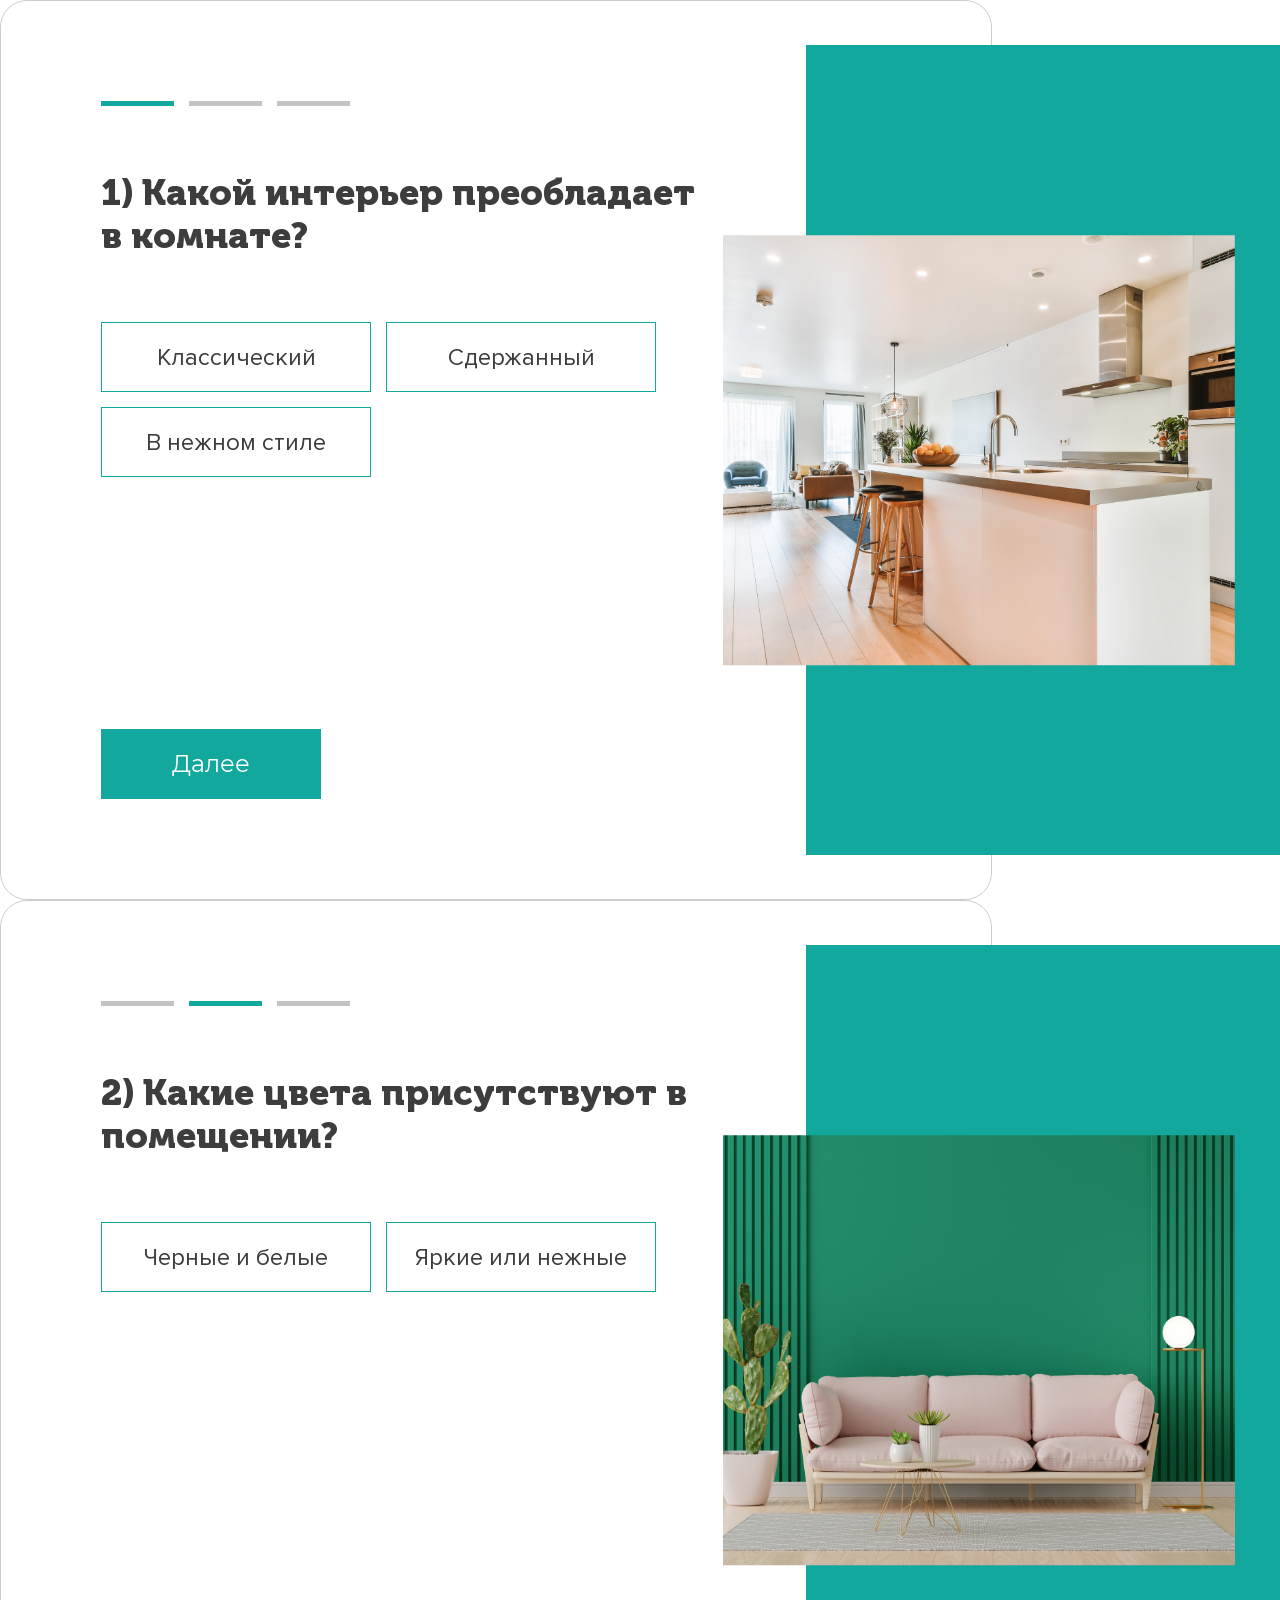
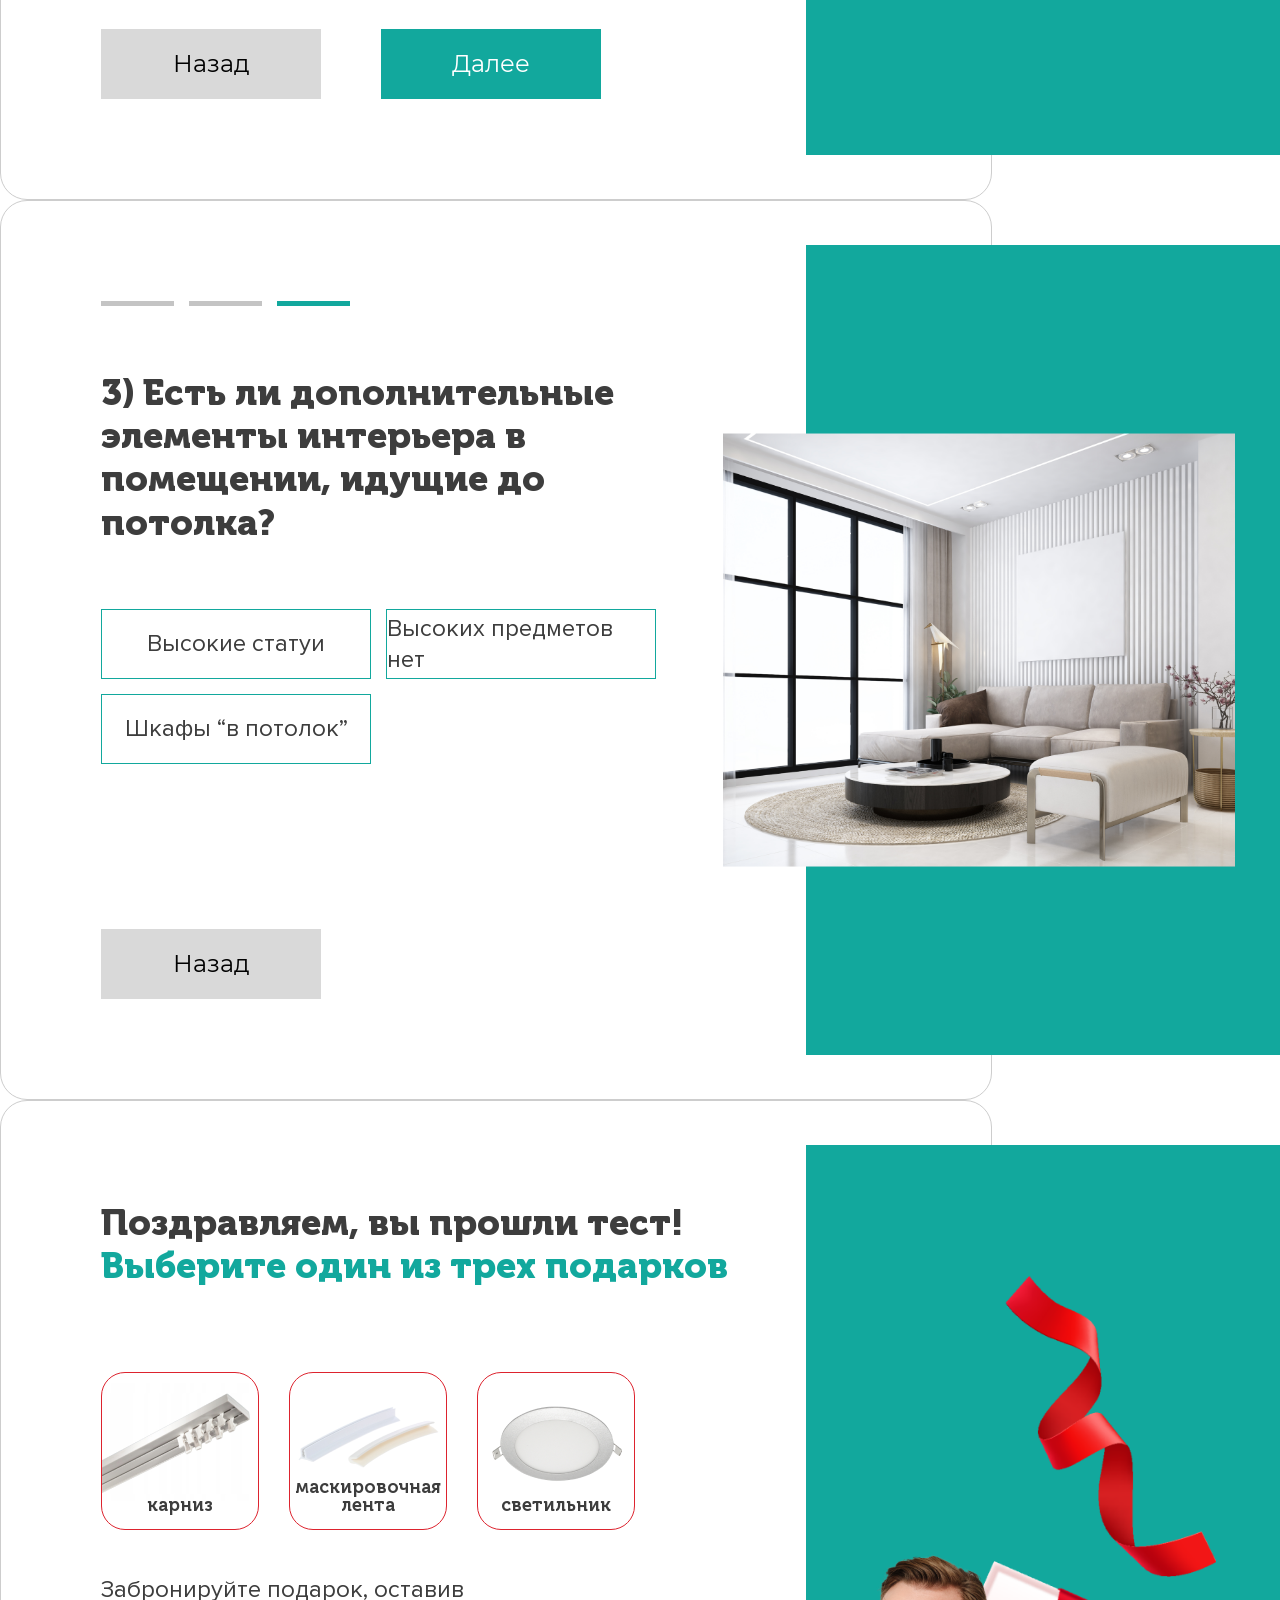
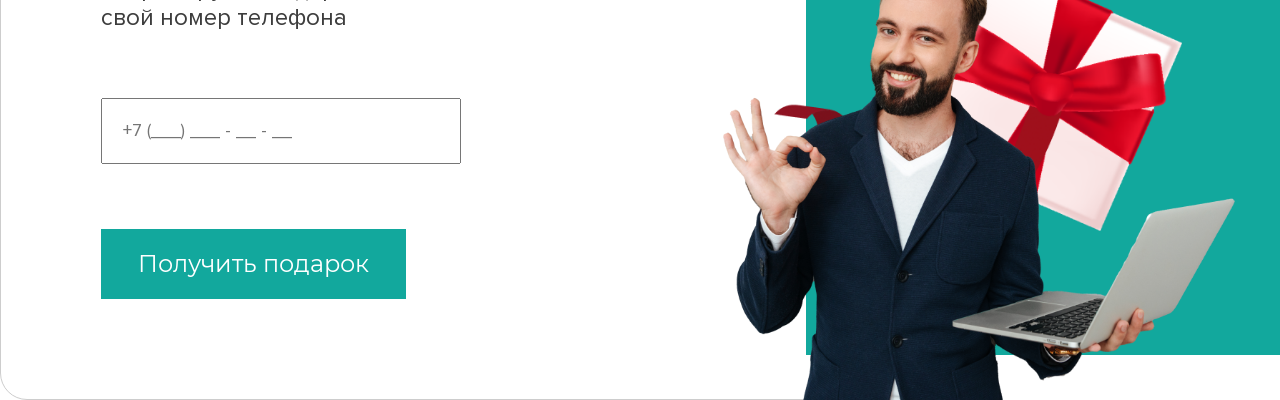
<file: quiz.html>
<!DOCTYPE html>
<html lang="en">
<head>
    <meta charset="UTF-8">
    <meta http-equiv="X-UA-Compatible" content="IE=edge">
    <meta name="viewport" content="width=device-width, initial-scale=1.0">
    <link rel="stylesheet" href="css/style.css">
    <title>Document</title>
</head>
<body>

    <main>

        <section class="step">

            <img src="img/step/img.png" alt="ceiling" class="step__img"></img>
            <div class="step__rect"></div>

            <form action="#" class="step__container">
                <div class="step__wrap">
                    <div class="step__progress">
                        <div class="step__progress__item step__progress__item--active"></div>
                        <div class="step__progress__item"></div>
                        <div class="step__progress__item"></div>
                    </div>
                    <h2 class="step__title">1) Какой интерьер преобладает в комнате? </h2>
    
                    <div class="step__radio">
                        <label for="1">
                            <input id="1" class="step__input" name="inerier" type="radio">
                            <div class="step__radio__item"><span>Классический</span></div>
                        </label>
                        <label for="2">
                            <input id="2" class="step__input" name="inerier" type="radio">
                            <div class="step__radio__item"><span>Сдержанный</span></div>
                        </label>
                        <label for="3">
                            <input id="3" class="step__input" name="inerier" type="radio">
                            <div class="step__radio__item"><span>В нежном стиле</span></div>
                        </label>
                    </div>
                </div>

                <button class="button step__button">Далее</button>
            </form>

        </section>
        <!-- /.step -->

        <section class="step">

            <img src="img/step/img1.png" alt="ceiling" class="step__img"></img>
            <div class="step__rect"></div>

            <form action="#" class="step__container">
                <div class="step__wrap">
                    <div class="step__progress">
                        <div class="step__progress__item"></div>
                        <div class="step__progress__item step__progress__item--active"></div>
                        <div class="step__progress__item"></div>
                    </div>
                    <h2 class="step__title">2) Какие цвета присутствуют в помещении?</h2>
    
                    <div class="step__radio">
                        <label for="4">
                            <input id="4" class="step__input" name="color" type="radio">
                            <div class="step__radio__item"><span>Черные и белые</span></div>
                        </label>
                        <label for="5">
                            <input id="5" class="step__input" name="color" type="radio">
                            <div class="step__radio__item"><span>Яркие или нежные</span></div>
                        </label>
                    </div>
                </div>

                <div class="step__row--button row">
                    <button class="button button-gray step__button">Назад</button>
                    <button class="button step__button">Далее</button>
                </div>
            </form>

        </section>
        <!-- /.step -->

        <section class="step">

            <img src="img/step/img2.png" alt="ceiling" class="step__img"></img>
            <div class="step__rect"></div>

            <form action="#" class="step__container">
                <div class="step__wrap">
                    <div class="step__progress">
                        <div class="step__progress__item"></div>
                        <div class="step__progress__item"></div>
                        <div class="step__progress__item step__progress__item--active"></div>
                    </div>
                    <h2 class="step__title">3) Есть ли дополнительные элементы интерьера в помещении, идущие до потолка?</h2>
    
                    <div class="step__radio">
                        <label for="6">
                            <input id="6" class="step__input" name="element" type="radio">
                            <div class="step__radio__item"><span>Высокие статуи</span></div>
                        </label>
                        <label for="7">
                            <input id="7" class="step__input" name="element" type="radio">
                            <div class="step__radio__item"><span>Высоких предметов нет</span></div>
                        </label>
                        <label for="8">
                            <input id="8" class="step__input" name="element" type="radio">
                            <div class="step__radio__item"><span>Шкафы “в потолок”</span></div>
                        </label>
                    </div>
                </div>

                <button class="button button-gray step__button">Назад</button>
            </form>

        </section>
        <!-- /.step -->

        <section class="step">

            <img src="img/step/man.png" alt="man" class="step__img step__img--last"></img>
            <img src="img/step/gift.png" alt="gift" class="step__img step__img--gift"></img>
            <div class="step__rect step__rect--last"></div>

            <form action="#" class="step__container step__container--last">
                <div class="step__wrap">
                    <h2 class="step__title step__title--last">Поздравляем, вы прошли тест! <span>Выберите один из трех подарков</span></h2>
                </div>

                <div class="quiz__row--gift quiz__row--gift--last row">
                    <label class="step__label--gift" for="9">
                        <input class="step__input--gift" name="gift" id="9" type="radio">
                        <div class="quiz__gift quiz__gift--last quiz__gift--1">
                            <p class="quiz__gift__text">карниз</p>
                        </div>
                    </label>

                    <label class="step__label--gift" for="10">
                        <input class="step__input--gift" name="gift" id="10" type="radio">
                        <div class="quiz__gift quiz__gift--last quiz__gift--2">
                            <p class="quiz__gift__text">маскировочная лента</p>
                        </div>
                    </label>

                    <label class="step__label--gift" for="11">
                        <input class="step__input--gift" name="gift" id="11" type="radio">
                        <div class="quiz__gift quiz__gift--last quiz__gift--3">
                            <p class="quiz__gift__text">светильник</p>
                        </div>
                    </label>
                </div>

                <label class="step__label--tel" for="stepTel">Забронируйте подарок, оставив свой номер телефона</label>
                <input class="step__tel" id="stepTel" placeholder="+7 (___) ___ - __ - __" type="tel">

                <button class="button step__button step__button--last">Получить подарок</button>
            </form>

        </section>
        <!-- /.step -->

    </main>

    <div class="modal modal--success">


        <div class="modal__dialog">

            <div class="modal__close modal__close--success">&#10006;</div>

            <div class="modal__dialog__container modal__dialog__container--success">

                <h3 class="modal__title modal__title--success">Ваша заявка отправлена!</h3>

                <img src="img/success.png" alt="success" class="modal__img">

            </div>

        </div>

    </div>
    
</body>
</html>
</file>
<file: css/style.css>
/*! normalize.css v8.0.1 | MIT License | github.com/necolas/normalize.css */
/* Document
   ========================================================================== */
/**
 * 1. Correct the line height in all browsers.
 * 2. Prevent adjustments of font size after orientation changes in iOS.
 */
html {
  line-height: 1.15;
  /* 1 */
  -webkit-text-size-adjust: 100%;
  /* 2 */ }

/* Sections
   ========================================================================== */
/**
 * Remove the margin in all browsers.
 */
body {
  margin: 0; }

/**
 * Render the `main` element consistently in IE.
 */
main {
  display: block; }

/* Grouping content
   ========================================================================== */
/**
 * 1. Add the correct box sizing in Firefox.
 * 2. Show the overflow in Edge and IE.
 */
hr {
  box-sizing: content-box;
  /* 1 */
  height: 0;
  /* 1 */
  overflow: visible;
  /* 2 */ }

/**
 * 1. Correct the inheritance and scaling of font size in all browsers.
 * 2. Correct the odd `em` font sizing in all browsers.
 */
pre {
  font-family: monospace, monospace;
  /* 1 */
  font-size: 1em;
  /* 2 */ }

/* Text-level semantics
   ========================================================================== */
/**
 * Remove the gray background on active links in IE 10.
 */
a {
  background-color: transparent; }

/**
 * 1. Remove the bottom border in Chrome 57-
 * 2. Add the correct text decoration in Chrome, Edge, IE, Opera, and Safari.
 */
abbr[title] {
  border-bottom: none;
  /* 1 */
  text-decoration: underline;
  /* 2 */
  -webkit-text-decoration: underline dotted;
  text-decoration: underline dotted;
  /* 2 */ }

/**
 * Add the correct font weight in Chrome, Edge, and Safari.
 */
b,
strong {
  font-weight: bolder; }

/**
 * 1. Correct the inheritance and scaling of font size in all browsers.
 * 2. Correct the odd `em` font sizing in all browsers.
 */
code,
kbd,
samp {
  font-family: monospace, monospace;
  /* 1 */
  font-size: 1em;
  /* 2 */ }

/**
 * Add the correct font size in all browsers.
 */
small {
  font-size: 80%; }

/**
 * Prevent `sub` and `sup` elements from affecting the line height in
 * all browsers.
 */
sub,
sup {
  font-size: 75%;
  line-height: 0;
  position: relative;
  vertical-align: baseline; }

sub {
  bottom: -0.25em; }

sup {
  top: -0.5em; }

/* Embedded content
   ========================================================================== */
/**
 * Remove the border on images inside links in IE 10.
 */
img {
  border-style: none; }

/* Forms
   ========================================================================== */
/**
 * 1. Change the font styles in all browsers.
 * 2. Remove the margin in Firefox and Safari.
 */
button,
input,
optgroup,
select,
textarea {
  font-family: inherit;
  /* 1 */
  font-size: 100%;
  /* 1 */
  line-height: 1.15;
  /* 1 */
  margin: 0;
  /* 2 */ }

/**
 * Show the overflow in IE.
 * 1. Show the overflow in Edge.
 */
button,
input {
  /* 1 */
  overflow: visible; }

/**
 * Remove the inheritance of text transform in Edge, Firefox, and IE.
 * 1. Remove the inheritance of text transform in Firefox.
 */
button,
select {
  /* 1 */
  text-transform: none; }

/**
 * Correct the inability to style clickable types in iOS and Safari.
 */
button,
[type="button"],
[type="reset"],
[type="submit"] {
  -webkit-appearance: button; }

/**
 * Remove the inner border and padding in Firefox.
 */
button::-moz-focus-inner,
[type="button"]::-moz-focus-inner,
[type="reset"]::-moz-focus-inner,
[type="submit"]::-moz-focus-inner {
  border-style: none;
  padding: 0; }

/**
 * Restore the focus styles unset by the previous rule.
 */
button:-moz-focusring,
[type="button"]:-moz-focusring,
[type="reset"]:-moz-focusring,
[type="submit"]:-moz-focusring {
  outline: 1px dotted ButtonText; }

/**
 * Correct the padding in Firefox.
 */
fieldset {
  padding: 0.35em 0.75em 0.625em; }

/**
 * 1. Correct the text wrapping in Edge and IE.
 * 2. Correct the color inheritance from `fieldset` elements in IE.
 * 3. Remove the padding so developers are not caught out when they zero out
 *    `fieldset` elements in all browsers.
 */
legend {
  box-sizing: border-box;
  /* 1 */
  color: inherit;
  /* 2 */
  display: table;
  /* 1 */
  max-width: 100%;
  /* 1 */
  padding: 0;
  /* 3 */
  white-space: normal;
  /* 1 */ }

/**
 * Add the correct vertical alignment in Chrome, Firefox, and Opera.
 */
progress {
  vertical-align: baseline; }

/**
 * Remove the default vertical scrollbar in IE 10+.
 */
textarea {
  overflow: auto; }

/**
 * 1. Add the correct box sizing in IE 10.
 * 2. Remove the padding in IE 10.
 */
[type="checkbox"],
[type="radio"] {
  box-sizing: border-box;
  /* 1 */
  padding: 0;
  /* 2 */ }

/**
 * Correct the cursor style of increment and decrement buttons in Chrome.
 */
[type="number"]::-webkit-inner-spin-button,
[type="number"]::-webkit-outer-spin-button {
  height: auto; }

/**
 * 1. Correct the odd appearance in Chrome and Safari.
 * 2. Correct the outline style in Safari.
 */
[type="search"] {
  -webkit-appearance: textfield;
  /* 1 */
  outline-offset: -2px;
  /* 2 */ }

/**
 * Remove the inner padding in Chrome and Safari on macOS.
 */
[type="search"]::-webkit-search-decoration {
  -webkit-appearance: none; }

/**
 * 1. Correct the inability to style clickable types in iOS and Safari.
 * 2. Change font properties to `inherit` in Safari.
 */
::-webkit-file-upload-button {
  -webkit-appearance: button;
  /* 1 */
  font: inherit;
  /* 2 */ }

/* Interactive
   ========================================================================== */
/*
 * Add the correct display in Edge, IE 10+, and Firefox.
 */
details {
  display: block; }

/*
 * Add the correct display in all browsers.
 */
summary {
  display: list-item; }

/* Misc
   ========================================================================== */
/**
 * Add the correct display in IE 10+.
 */
template {
  display: none; }

/**
 * Add the correct display in IE 10.
 */
[hidden] {
  display: none; }

* {
  margin: 0;
  padding: 0;
  box-sizing: border-box; }

a {
  text-decoration: none; }

input:focus {
  outline: none; }

img {
  max-width: 100%;
  height: auto; }

.text-hover {
  transition: 0.3s; }
  .text-hover:hover {
    opacity: 0.7; }

.button {
  font-family: 'Montserrat';
  font-style: normal;
  font-size: 24px;
  line-height: 130%;
  color: #FFFFFF;
  background-color: #12A89D;
  border: none;
  cursor: pointer;
  transition: 0.3s; }
  .button:hover {
    background-color: #0d7a72; }
  .button-gray {
    background-color: #D9D9D9;
    color: #000; }
    .button-gray:hover {
      background-color: silver; }

@font-face {
  font-family: 'Montserrat';
  src: url("../fonts/Montserrat-Regular.woff") format("woff"), url("../fonts/Montserrat-Regular.woff2") format("woff2");
  font-weight: normal;
  font-style: normal;
  font-display: swap; }

@font-face {
  font-family: 'Montserrat-Black';
  src: url("../fonts/Montserrat-Black.woff") format("woff"), url("../fonts/Montserrat-Black.woff2") format("woff2");
  font-weight: normal;
  font-style: normal;
  font-display: swap; }

@font-face {
  font-family: 'MuseoCyrl-700';
  src: url("../fonts/MuseoCyrl-700.woff") format("woff"), url("../fonts/MuseoCyrl-700.woff2") format("woff2");
  font-weight: normal;
  font-style: normal;
  font-display: swap; }

@font-face {
  font-family: 'MuseoCyrl-900';
  src: url("../fonts/MuseoCyrl-900.woff") format("woff"), url("../fonts/MuseoCyrl-900.woff2") format("woff2");
  font-weight: normal;
  font-style: normal;
  font-display: swap; }

@font-face {
  font-family: 'ProximaNova';
  src: url("../fonts/ProximaNova-Regular.woff") format("woff"), url("../fonts/ProximaNova-Regular.woff2") format("woff2");
  font-weight: normal;
  font-style: normal;
  font-display: swap; }

@font-face {
  font-family: 'ProximaNova-300';
  src: url("../fonts/ProximaNova-Light.woff") format("woff"), url("../fonts/ProximaNova-Light.woff2") format("woff2");
  font-weight: normal;
  font-style: normal;
  font-display: swap; }

@font-face {
  font-family: 'ProximaNova-Bold';
  src: url("../fonts/ProximaNova-Bold.woff") format("woff"), url("../fonts/ProximaNova-Bold.woff2") format("woff2");
  font-weight: normal;
  font-style: normal;
  font-display: swap; }

.section {
  padding-left: 20px;
  padding-right: 20px;
  max-width: 1920px;
  margin-left: auto;
  margin-right: auto; }
  .section__title {
    font-family: 'MuseoCyrl-900';
    font-style: normal;
    font-size: 48px;
    line-height: 130%;
    color: #3D3D3D;
    text-align: center;
    margin-left: auto;
    margin-right: auto; }

.container {
  max-width: 1570px;
  margin: auto; }
  .container-small {
    max-width: 1340px;
    margin: auto; }

.row {
  display: flex;
  align-items: flex-start;
  justify-content: space-between; }

@-webkit-keyframes fadeIn {
  0% {
    opacity: 0; }
  100% {
    opacity: 1; } }

@keyframes fadeIn {
  0% {
    opacity: 0; }
  100% {
    opacity: 1; } }

.header {
  position: relative;
  overflow: hidden; }
  .header__menu {
    position: fixed;
    right: 0;
    top: 0;
    background-color: #fff;
    height: 100%;
    padding: 50px 20px 0 50px;
    display: none;
    transform: translateX(100%);
    transition: 0.3s;
    z-index: 99; }
    .header__menu--active {
      transform: none;
      box-shadow: 0 0 5px rgba(0, 0, 0, 0.5); }
    .header__menu__container {
      position: relative; }
    .header__menu__close {
      position: absolute;
      left: -45px;
      top: -40px; }
  .header__burger {
    display: none;
    width: 32px;
    height: 26px;
    flex-direction: column;
    justify-content: space-between;
    cursor: pointer; }
    .header__burger__line {
      width: 100%;
      height: 4px;
      background-color: #12A89D; }
  .header__rect {
    position: absolute;
    background-color: #12A89D;
    width: 40%;
    height: 164px;
    top: 0;
    right: 0;
    z-index: -1; }
  .header__row {
    height: 164px;
    padding: 35px 0 25px 0; }
  .header__logo {
    cursor: pointer;
    margin-right: 85px; }
    .header__logo img:last-of-type {
      display: none; }
  .header__box {
    height: 100%; }
    .header__box--right {
      display: flex;
      align-items: center;
      justify-content: center; }
  .header__link {
    font-family: 'ProximaNova';
    font-style: normal;
    font-size: 20px;
    line-height: 130%;
    color: #3D3D3D;
    height: 100%;
    display: flex;
    align-items: center;
    justify-content: center;
    transition: 0.3s;
    padding-left: 10px;
    padding-right: 10px; }
    .header__link:hover {
      background-color: #EBEBEC; }
  .header__nav {
    align-items: center; }
  .header__tel {
    font-family: 'ProximaNova-Bold';
    font-style: normal;
    font-size: 18px;
    line-height: 130%;
    color: #FFFFFF; }
    .header__tel--mobile {
      display: none;
      margin-right: 23px;
      align-items: center;
      justify-content: center; }
    .header__tel span {
      font-size: 16px;
      font-family: 'ProximaNova-300';
      margin-right: 10px; }

.main {
  padding-top: 48px;
  padding-right: 40px;
  background-image: url(../img/main/bg.png);
  background-repeat: no-repeat;
  background-position: center;
  background-size: cover;
  padding-bottom: 136px;
  position: relative;
  overflow: hidden;
  margin-bottom: 170px; }
  .main__rect {
    position: absolute;
    right: 0;
    top: 0;
    height: 80%;
    width: 40px;
    background-color: #12A89D; }
  .main__img {
    position: absolute;
    bottom: 0;
    left: 50%;
    transform: translateX(-50%);
    z-index: 1; }
  .main__bgBottom {
    position: absolute;
    bottom: 0;
    left: 0;
    z-index: 2;
    display: flex;
    align-items: flex-end; }
  .main__box {
    display: flex;
    flex-direction: column;
    align-items: flex-start;
    padding-top: 30px;
    position: relative;
    z-index: 2; }
    .main__box__img img:last-of-type {
      display: none; }
  .main__title {
    font-family: 'MuseoCyrl-900';
    font-style: normal;
    font-size: 64px;
    line-height: 110%;
    color: #3D3D3D;
    margin-bottom: 15px; }
  .main__subtitle {
    font-family: 'MuseoCyrl-900';
    font-style: normal;
    font-size: 55px;
    line-height: 110%;
    color: #FFFFFF;
    background-color: #12A89D;
    padding-right: 40px;
    padding-left: 175px;
    padding-top: 8px;
    padding-bottom: 8px;
    transform: translateX(-175px);
    margin-bottom: 25px; }
  .main__text {
    display: flex;
    align-items: center;
    font-family: 'MuseoCyrl-700';
    font-style: normal;
    font-size: 34px;
    line-height: 130%;
    color: #12A89D;
    margin-bottom: 10px; }
    .main__text:last-of-type {
      margin-bottom: 40px; }
    .main__text img {
      margin-right: 15px; }
  .main__input {
    box-shadow: inset 0px 0px 4px 1px rgba(0, 0, 0, 0.17);
    border-radius: 5px;
    border: none;
    font-family: 'ProximaNova';
    font-style: normal;
    font-size: 26px;
    line-height: 130%;
    color: #3D3D3D;
    padding: 10px 10px 10px 50px;
    max-width: 105px;
    margin-right: 15px; }
    .main__input--bottom {
      border: 1px solid #12A89D;
      padding: 20px 30px;
      font-family: 'Montserrat';
      font-style: normal;
      font-size: 18px;
      line-height: 22px;
      color: #3D3D3D;
      width: 100%;
      margin-bottom: 15px; }
  .main__input-group {
    display: flex;
    align-items: center;
    justify-content: space-between;
    margin-bottom: 22px; }
    .main__input-group--last {
      margin-bottom: 40px; }
    .main__input-group__wrap {
      width: 150px;
      display: flex;
      align-items: center; }
      .main__input-group__wrap span {
        font-family: 'ProximaNova-Bold';
        font-style: normal;
        font-size: 24px;
        line-height: 130%;
        color: #3D3D3D; }
  .main__label {
    font-family: 'ProximaNova';
    font-style: normal;
    font-size: 25px;
    line-height: 130%;
    -webkit-text-decoration-line: underline;
    text-decoration-line: underline;
    color: #3D3D3D;
    cursor: pointer; }
  .main__form {
    padding: 65px 40px;
    background: #FFFFFF;
    box-shadow: 4px 4px 10px rgba(0, 0, 0, 0.25);
    border-radius: 10px;
    width: 555px;
    position: relative; }
    .main__form__title {
      font-family: 'MuseoCyrl-700';
      font-style: normal;
      font-size: 36px;
      line-height: 110%;
      -webkit-text-decoration-line: underline;
      text-decoration-line: underline;
      color: #3D3D3D;
      display: flex;
      align-items: center;
      margin-bottom: 55px; }
      .main__form__title img {
        margin-right: 15px; }
        .main__form__title img:last-of-type {
          display: none; }
  .main__button {
    width: 100%;
    padding: 20px 0; }

.advantages--1 {
  padding-top: 170px;
  padding-bottom: 0; }

.advantages__row {
  margin-bottom: 170px; }

.advantages__title {
  margin-bottom: 100px; }

.advantages__card {
  width: 250px;
  display: flex;
  flex-direction: column;
  align-items: center; }
  .advantages__card img {
    margin-bottom: 50px; }

.advantages__text {
  font-family: 'ProximaNova';
  font-style: normal;
  font-size: 24px;
  line-height: 130%;
  text-align: center;
  color: #000000; }

.progress {
  padding-top: 178px;
  padding-bottom: 178px;
  background-image: url(../img/progress/bg.png);
  background-repeat: no-repeat;
  background-position-y: -240px;
  background-position-x: center; }
  .progress--1 {
    background-image: url(../img/progress1/bg.png); }
  .progress__card {
    border: 5px solid #FFFFFF;
    padding: 10px;
    width: 370px;
    height: 290px; }
    .progress__card--1 {
      position: relative; }
    .progress__card__bg {
      font-family: 'MuseoCyrl-700';
      font-style: normal;
      font-size: 200px;
      line-height: 110%;
      color: #E0E0E0;
      opacity: 0.6;
      position: absolute;
      left: 50%;
      top: 50%;
      transform: translate(-50%, -45%);
      z-index: 1; }
    .progress__card--1 {
      height: 360px; }
      .progress__card--1 img {
        margin-bottom: 30px; }
    .progress__card__container {
      background-color: #fff;
      width: 100%;
      height: 100%;
      padding-top: 35px;
      display: flex;
      align-items: center;
      flex-direction: column; }
    .progress__card__title {
      font-family: 'Montserrat-Black';
      font-style: normal;
      font-size: 60px;
      line-height: 120%;
      text-align: center;
      color: rgba(18, 168, 157, 0.8);
      padding-bottom: 10px;
      margin-bottom: 15px;
      position: relative; }
      .progress__card__title::after {
        content: '';
        position: absolute;
        width: 110px;
        height: 3px;
        background-color: #12A89D;
        bottom: 0;
        left: 50%;
        transform: translateX(-50%); }
    .progress__card__text {
      font-family: 'ProximaNova';
      font-style: normal;
      font-size: 24px;
      line-height: 130%;
      text-align: center;
      color: #000000; }
      .progress__card__text--1 {
        position: relative;
        z-index: 2; }
  .progress__title {
    margin-bottom: 100px; }

.slider {
  margin-bottom: 170px; }
  .slider__button--mobile {
    width: 100%;
    padding: 18px 0; }
  .slider__window {
    overflow: hidden; }
    .slider__window--mobile {
      display: none;
      overflow: hidden;
      padding: 10px 0 10px 20px; }
  .slider__field {
    width: 5455px;
    display: flex;
    align-items: flex-start;
    justify-content: space-between;
    transition: 0.3s; }
    .slider__field--mobile {
      width: 4480px;
      display: flex;
      align-items: flex-start;
      justify-content: space-between;
      transition: 0.3s; }
  .slider__card {
    width: 345px; }
    .slider__card--mobile {
      width: 280px;
      height: 590px;
      box-shadow: 0px 4px 4px rgba(0, 0, 0, 0.25);
      border-radius: 0px 0px 10px 10px;
      padding-bottom: 20px;
      display: flex;
      flex-direction: column;
      justify-content: space-between; }
      .slider__card--mobile__wrap {
        padding: 0 15px; }
      .slider__card--mobile img {
        margin-bottom: 20px; }
      .slider__card--mobile__title {
        font-family: 'MuseoCyrl-900';
        font-style: normal;
        font-size: 20px;
        line-height: 120%;
        color: #3D3D3D;
        margin-bottom: 5px; }
      .slider__card--mobile__text {
        font-family: 'ProximaNova';
        font-style: normal;
        font-size: 16px;
        line-height: 150%;
        color: #3D3D3D; }
    .slider__card__img {
      margin-bottom: 5px; }
    .slider__card__text {
      font-family: 'MuseoCyrl-700';
      font-style: normal;
      font-size: 24px;
      line-height: 130%;
      color: #3D3D3D; }
  .slider__arrow {
    cursor: pointer; }
  .slider__row {
    align-items: center;
    justify-content: space-between;
    margin-bottom: 70px; }
    .slider__row--title {
      align-items: center;
      margin-bottom: 90px; }
      .slider__row--title__wrap {
        display: none; }
        .slider__row--title__wrap img:first-of-type {
          margin-right: 20px; }
  .slider__main {
    filter: drop-shadow(4px 2px 4px rgba(0, 0, 0, 0.25));
    display: none;
    transition: 0.3s; }
    .slider__main__button {
      padding: 20px 85px; }
    .slider__main__title {
      font-family: 'MuseoCyrl-900';
      font-style: normal;
      font-size: 35px;
      line-height: 120%;
      color: #3D3D3D;
      margin-bottom: 30px;
      max-width: 400px; }
    .slider__main__text {
      font-family: 'ProximaNova';
      font-style: normal;
      font-size: 20px;
      line-height: 150%;
      color: #3D3D3D;
      max-width: 460px; }
    .slider__main__box {
      background-color: #ffffff;
      border-radius: 0 30px 30px 0;
      padding: 70px 70px 70px 55px;
      display: flex;
      flex-direction: column;
      justify-content: space-between;
      align-items: flex-start; }

.fadeIn {
  display: flex;
  -webkit-animation-name: fadeIn;
  animation-name: fadeIn;
  -webkit-animation-duration: 0.5s;
  animation-duration: 0.5s; }

.quiz {
  margin-bottom: 100px;
  position: relative; }
  .quiz__rect {
    position: absolute;
    width: 685px;
    height: 750px;
    background-color: #12A89D;
    right: 0;
    top: 50%;
    transform: translateY(-50%);
    z-index: 1; }
  .quiz__man {
    position: absolute;
    z-index: 3;
    bottom: 0;
    right: 20%; }
  .quiz__img {
    position: absolute;
    right: 60px;
    top: 50%;
    transform: translateY(-50%);
    z-index: 2; }
  .quiz__container {
    margin-bottom: 190px; }
  .quiz__row {
    position: relative; }
    .quiz__row--button {
      align-items: center;
      justify-content: flex-start; }
    .quiz__row--gift--last {
      justify-content: flex-start; }
  .quiz__text {
    font-family: 'ProximaNova';
    font-style: normal;
    font-size: 18px;
    line-height: 130%;
    color: #A4A4A4; }
  .quiz__button {
    padding: 20px 60px;
    margin-right: 20px; }
  .quiz__gift {
    width: 158px;
    height: 158px;
    border: 1px solid #DD232E;
    border-radius: 24px;
    padding-bottom: 15px;
    background-repeat: no-repeat;
    background-position: center;
    display: flex;
    align-items: flex-end;
    justify-content: center;
    margin-bottom: 110px; }
    .quiz__gift--1 {
      background-image: url(../img/quiz/icon.png); }
    .quiz__gift--2 {
      background-image: url(../img/quiz/icon1.png);
      background-position-y: 24px; }
    .quiz__gift--3 {
      background-image: url(../img/quiz/icon2.png);
      background-position-y: 24px; }
    .quiz__gift__text {
      font-family: 'MuseoCyrl-700';
      font-style: normal;
      font-size: 18px;
      line-height: 100%;
      text-align: center;
      color: #3D3D3D; }
    .quiz__gift--last {
      margin-bottom: 0; }
  .quiz__progress {
    display: flex;
    margin-bottom: 65px; }
    .quiz__progress__item {
      width: 73px;
      height: 5px;
      background-color: #C4C4C4;
      margin-right: 15px; }
      .quiz__progress__item:first-of-type {
        background-color: #12A89D; }
  .quiz__title {
    margin-bottom: 140px; }
  .quiz__box {
    border: 1px solid #CDCDCD;
    border-radius: 27px;
    padding: 100px 580px 100px 150px; }
    .quiz__box__title {
      font-family: 'MuseoCyrl-900';
      font-style: normal;
      font-size: 48px;
      line-height: 130%;
      color: #3D3D3D;
      max-width: 560px;
      margin-bottom: 15px; }
      .quiz__box__title span {
        color: #12A89D;
        text-transform: uppercase; }
    .quiz__box__subtitle {
      font-family: 'ProximaNova';
      font-style: normal;
      font-size: 18px;
      line-height: 130%;
      color: #3D3D3D;
      margin-bottom: 24px;
      max-width: 460px; }

.we {
  padding-top: 170px;
  padding-left: 88px;
  margin-bottom: 170px; }
  .we__rect {
    position: absolute;
    height: 100%;
    width: 730px;
    left: -88px;
    top: 0;
    background-color: #12A89D;
    z-index: -1; }
  .we__title {
    margin-bottom: 100px; }
  .we__text {
    font-family: 'ProximaNova';
    font-style: normal;
    font-size: 20px;
    line-height: 150%;
    color: #3D3D3D; }
    .we__text:first-of-type {
      margin-bottom: 20px; }
  .we__img {
    margin-right: 120px; }
  .we__row {
    justify-content: flex-start;
    align-items: center;
    position: relative;
    padding-top: 26px;
    padding-bottom: 26px; }
  .we__box {
    max-width: 730px; }

.reviews {
  margin-bottom: 170px; }
  .reviews__counter {
    font-family: 'ProximaNova-300';
    font-style: normal;
    font-size: 24px;
    line-height: 130%;
    text-align: center;
    color: #B5B0B0; }
    .reviews__counter span:first-of-type {
      color: #5C5C5C; }
  .reviews__interface {
    margin: auto;
    display: none;
    justify-content: space-between;
    align-items: center; }
  .reviews__window {
    width: 100%;
    display: none;
    margin-bottom: 35px;
    padding-top: 56px;
    overflow: hidden; }
  .reviews__field {
    width: 940px;
    transition: 0.3s; }
  .reviews__title {
    margin-bottom: 180px; }
  .reviews__card {
    width: 465px;
    height: 535px;
    border: 1px solid #12A89D;
    padding: 0 30px; }
    .reviews__card__container {
      margin-top: -78px; }
    .reviews__card__img {
      display: block;
      margin: auto;
      margin-bottom: 40px; }
    .reviews__card__name {
      font-family: 'ProximaNova-Bold';
      font-style: normal;
      font-size: 24px;
      line-height: 130%;
      color: #3D3D3D;
      margin-bottom: 15px; }
    .reviews__card__text {
      font-family: 'ProximaNova';
      font-style: normal;
      font-size: 20px;
      line-height: 130%;
      color: #3D3D3D; }

.contacts {
  margin-bottom: 100px; }
  .contacts__card {
    max-width: 625px;
    min-width: 343px; }
    .contacts__card:nth-child(2) {
      padding: 0 60px;
      border-left: 1px solid #A4A4A4;
      border-right: 1px solid #A4A4A4; }
    .contacts__card__title {
      font-family: 'ProximaNova-300';
      font-style: normal;
      font-size: 24px;
      line-height: 130%;
      text-align: center;
      color: #12A89D;
      margin-bottom: 10px; }
    .contacts__card__text {
      font-family: 'Montserrat';
      font-style: normal;
      font-size: 24px;
      line-height: 130%;
      text-align: center;
      color: #000000;
      display: block; }

.map {
  height: 550px;
  width: 100%; }

.footer {
  background-color: #12A89D;
  padding-top: 20px;
  padding-bottom: 20px; }
  .footer__row {
    align-items: center; }
  .footer__link {
    font-family: 'ProximaNova';
    font-style: normal;
    font-size: 18px;
    line-height: 130%;
    color: #FFFFFF;
    margin-right: 25px; }
    .footer__link:last-of-type {
      margin-right: 0; }
  .footer__tel {
    display: flex;
    flex-direction: column;
    font-family: 'ProximaNova-Bold';
    font-style: normal;
    font-size: 24px;
    line-height: 110%;
    text-align: right;
    color: #FFFFFF; }
    .footer__tel span:last-of-type {
      font-family: 'ProximaNova';
      font-size: 18px;
      -webkit-text-decoration-line: underline;
      text-decoration-line: underline; }

.step {
  position: relative;
  height: 100vh;
  max-width: 1820px;
  margin: auto; }
  .step__row--button {
    max-width: 500px; }
  .step__container {
    display: flex;
    flex-direction: column;
    justify-content: space-between;
    height: 100%;
    padding: 100px;
    border: 1px solid #CDCDCD;
    border-radius: 27px;
    width: 1320px; }
  .step__button {
    width: 220px;
    height: 70px; }
    .step__button--last {
      width: 305px; }
  .step__radio {
    display: flex;
    flex-wrap: wrap;
    max-width: 555px;
    justify-content: space-between; }
    .step__radio label:nth-child(3) {
      margin-top: 15px; }
    .step__radio__item {
      font-family: 'ProximaNova';
      font-style: normal;
      font-size: 24px;
      line-height: 130%;
      color: #3D3D3D;
      width: 270px;
      height: 70px;
      border: 1px solid #12A89D;
      display: flex;
      align-items: center;
      justify-content: center; }
  .step__title {
    font-family: 'MuseoCyrl-900';
    font-style: normal;
    font-size: 36px;
    line-height: 120%;
    color: #3D3D3D;
    max-width: 595px;
    margin-bottom: 65px; }
    .step__title--last {
      max-width: 630px;
      margin-bottom: 40px; }
      .step__title--last span {
        color: #12A89D; }
  .step__progress {
    display: flex;
    margin-bottom: 65px; }
    .step__progress__item {
      width: 73px;
      height: 5px;
      background-color: #C4C4C4;
      margin-right: 15px; }
      .step__progress__item:last-of-type {
        margin-right: 0; }
      .step__progress__item--active {
        background-color: #12A89D; }
  .step__rect {
    height: 90%;
    position: absolute;
    right: 0;
    top: 50%;
    transform: translateY(-50%);
    background-color: #12A89D;
    width: 37%;
    z-index: 1; }
  .step__img {
    position: absolute;
    right: 60px;
    top: 50%;
    transform: translateY(-50%);
    z-index: 3;
    width: 40%; }
    .step__img--last {
      transform: none;
      top: auto;
      bottom: 0;
      right: 20%; }
    .step__img--gift {
      z-index: 2; }
  .step__input {
    display: none; }
    .step__input:checked + .step__radio__item {
      background-color: #12A89D;
      color: #fff; }
    .step__input--gift {
      display: none; }
      .step__input--gift:checked + .quiz__gift--last {
        border-color: #12A89D; }
        .step__input--gift:checked + .quiz__gift--last .quiz__gift__text {
          color: #12A89D; }
  .step__label--tel {
    font-family: 'ProximaNova';
    font-style: normal;
    font-size: 24px;
    line-height: 120%;
    color: #3D3D3D;
    display: block;
    max-width: 385px;
    margin-bottom: 20px; }
  .step__label--gift {
    margin-right: 30px; }
    .step__label--gift:last-of-type {
      margin-right: 0; }
  .step__tel {
    font-family: 'ProximaNova';
    font-style: normal;
    font-size: 18px;
    line-height: 120%;
    color: #B6B6B6;
    width: 360px;
    padding: 20px;
    margin-bottom: 20px; }

.modal {
  opacity: 0;
  visibility: hidden;
  position: fixed;
  z-index: 199;
  left: 0;
  top: 0;
  bottom: 0;
  right: 0;
  width: 100%;
  height: 100%;
  background-color: rgba(0, 0, 0, 0.6);
  display: flex;
  align-items: center;
  justify-content: center;
  transition: 0.3s; }
  .modal--visible {
    opacity: 1;
    visibility: visible; }
  .modal__dialog {
    padding: 12px;
    width: 500px;
    background: #FFFFFF;
    border-radius: 27px;
    position: relative; }
    .modal__dialog__container {
      border: 2px solid #12A89D;
      border-radius: 27px;
      width: 100%;
      height: 100%;
      padding: 70px; }
      .modal__dialog__container--success {
        padding-top: 150px;
        padding-bottom: 150px; }
  .modal__close {
    font-family: 'MuseoCyrl-700';
    position: absolute;
    top: 25px;
    right: 25px;
    font-size: 24px;
    cursor: pointer; }
  .modal__title {
    font-family: 'MuseoCyrl-900';
    font-style: normal;
    font-size: 25px;
    line-height: 120%;
    text-align: center;
    color: #3D3D3D;
    margin-bottom: 25px; }
    .modal__title--success {
      max-width: 200px;
      margin: auto;
      margin-bottom: 50px;
      font-size: 30px; }
  .modal__img {
    display: block;
    margin: auto; }
  .modal__input {
    width: 100%;
    font-family: 'ProximaNova';
    font-style: normal;
    font-size: 18px;
    line-height: 120%;
    color: #B6B6B6;
    padding: 20px;
    margin-bottom: 20px; }
  .modal__label {
    font-family: 'ProximaNova-300';
    font-style: normal;
    font-size: 14px;
    line-height: 130%;
    color: #3D3D3D;
    margin-bottom: 30px;
    display: block;
    padding-left: 35px;
    max-width: 235px;
    position: relative; }
  .modal__ok {
    width: 22px;
    height: 24px;
    border: 1px solid #3D3D3D;
    position: absolute;
    border-radius: 4px;
    left: 0;
    top: 50%;
    transform: translateY(-50%);
    background-repeat: no-repeat;
    background-position: center;
    background-size: auto; }
  .modal__check {
    display: none; }
    .modal__check:checked + .modal__ok {
      background-image: url(../img/ok.png); }
  .modal__button {
    display: block;
    width: 100%;
    padding: 20px 0; }

@media screen and (max-width: 1600px) {
  .slider__main__button {
    padding: 20px 0;
    width: 100%; }
  .slider__main__img {
    width: 750px; }
  .slider__main__box {
    padding: 40px; }
  .slider__main__text {
    margin-bottom: 30px; }
  .quiz__img {
    width: 650px; }
  .quiz__rect {
    width: 580px;
    height: 650px; }
  .quiz__man {
    width: 400px;
    right: 30%; }
  .we__img {
    margin-right: 50px; } }

@media screen and (max-width: 1450px) {
  .step__img {
    right: 45px; }
  .step__container {
    width: 992px; }
  .slider__main__img {
    width: 650px; }
  .quiz__img {
    width: 550px;
    right: 20px; }
  .quiz__rect {
    width: 480px;
    height: 550px; }
  .quiz__man {
    width: 300px;
    right: 30%; }
  .reviews__title {
    margin-bottom: 125px; }
  .reviews__row {
    justify-content: center; }
  .reviews__card {
    width: 300px;
    height: 385px;
    padding: 0 20px;
    margin-right: 20px; }
    .reviews__card:last-of-type {
      margin-right: 0; }
    .reviews__card__container {
      margin-top: -56px; }
    .reviews__card__img {
      width: 146px;
      margin: 0;
      margin-bottom: 30px; }
    .reviews__card__name {
      font-size: 22px; }
    .reviews__card__text {
      font-size: 16px; }
  .map {
    height: 500px; }
  .we {
    padding-left: 40px; }
    .we__rect {
      width: 650px; }
    .we__img {
      width: 600px; }
  .advantages__card--1 {
    margin-right: 10px;
    margin-bottom: 40px; }
    .advantages__card--1:nth-child(4) {
      margin-right: 0; }
  .advantages__row--1 {
    flex-wrap: wrap;
    justify-content: center; }
  .advantages__container--1 {
    max-width: 1200px; }
  .main {
    padding-bottom: 50px; }
    .main__img {
      width: 350px;
      transform: translateX(-40%); }
    .main__form {
      z-index: 2;
      width: 500px; }
  .header__rect {
    width: 30%; } }

@media screen and (max-width: 1300px) {
  .contacts__card {
    width: 450px; } }

@media screen and (max-width: 1250px) {
  .step__row--button {
    max-width: 450px; }
  .step__radio {
    max-width: 495px; }
    .step__radio__item {
      font-size: 20px;
      width: 240px;
      height: 65px; }
  .step__progress {
    margin-bottom: 30px; }
  .step__title {
    font-size: 28px;
    margin-bottom: 30px; }
    .step__title--last {
      max-width: 500px; }
  .slider__row--title {
    margin-bottom: 60px; }
  .slider__main__box {
    padding: 30px; }
  .slider__main__text {
    font-size: 16px; }
  .slider__main__title {
    font-size: 28px;
    margin-bottom: 20px; }
  .slider__main__img {
    width: 600px; }
  .quiz__progress {
    margin-bottom: 30px; }
  .quiz__row--gift {
    margin-bottom: 60px; }
  .quiz__gift {
    margin-bottom: 0; }
  .quiz__box {
    padding: 50px 480px 50px 80px; }
    .quiz__box__title {
      font-size: 38px; }
  .quiz__img {
    width: 450px; }
  .quiz__rect {
    width: 380px;
    height: 450px; }
  .quiz__man {
    width: 200px;
    right: 30%; }
  .reviews {
    margin-bottom: 130px; }
  .footer__row {
    flex-direction: column; }
  .footer__logo {
    margin-bottom: 40px; }
  .footer__nav {
    margin-bottom: 40px; }
  .footer__tel {
    text-align: center; }
  .map {
    height: 400px; }
  .we {
    padding-left: 20px;
    margin-bottom: 130px; }
    .we__title {
      margin-bottom: 70px; }
    .we__rect {
      width: 450px; }
    .we__img {
      width: 400px;
      margin-right: 20px; }
  .progress {
    padding-top: 110px;
    padding-bottom: 75px;
    background-position-y: top; }
    .progress__card {
      margin-bottom: 35px; }
      .progress__card:first-of-type {
        margin-right: 35px; }
    .progress__row {
      flex-wrap: wrap;
      justify-content: center; }
    .progress__container {
      max-width: 1100px; }
    .progress__title {
      margin-bottom: 70px; }
  .section__title {
    font-size: 42px; }
  .advantages__card {
    margin-bottom: 50px; }
  .advantages__row {
    flex-wrap: wrap;
    justify-content: center;
    margin-bottom: 80px; }
  .advantages__text {
    font-size: 20px; }
  .main {
    margin-bottom: 125px; }
    .main__box {
      padding-top: 0; }
    .main__form {
      width: 470px; }
    .main__img {
      display: none; }
    .main__title {
      font-size: 48px; }
    .main__subtitle {
      font-size: 42px;
      padding-left: 20px;
      transform: translateX(-20px); }
    .main__text {
      font-size: 27px; }
  .header__tel {
    font-size: 16px; }
    .header__tel span {
      font-size: 14px; }
  .header__rect {
    height: 130px; }
  .header__row {
    padding: 20px 0;
    height: 130px; }
  .header__link {
    font-size: 16px; }
  .header__logo {
    margin-right: 40px; }
    .header__logo img:first-of-type {
      display: none; }
    .header__logo img:last-of-type {
      display: block; } }

@media screen and (max-width: 1100px) {
  .slider__main__img {
    width: 500px; }
  .quiz__gift {
    margin-right: 30px; }
    .quiz__gift:last-of-type {
      margin-right: 0; }
  .quiz__row--gift {
    justify-content: flex-start; }
  .quiz__box {
    width: 100%;
    padding-right: 0;
    padding-left: 50px; }
  .quiz__img {
    width: 350px; }
  .quiz__rect {
    width: 280px;
    height: 350px; }
  .quiz__man {
    display: none; }
  .contacts__card {
    max-width: 450px;
    margin-bottom: 70px;
    padding: 0 35px; }
    .contacts__card:nth-child(2) {
      border: none;
      padding: 0 35px; }
    .contacts__card:last-of-type {
      margin-bottom: 0; }
  .contacts__row {
    flex-wrap: wrap;
    justify-content: center; }
  .contacts__container {
    max-width: 900px; } }

@media screen and (max-width: 992px) {
  .step {
    padding: 10px; }
    .step__tel {
      font-size: 16px;
      padding: 15px;
      width: 290px;
      margin-bottom: 10px; }
    .step__label--tel {
      font-size: 18px;
      margin-bottom: 10px;
      max-width: 280px; }
    .step__row--button {
      max-width: 310px; }
    .step__button {
      width: 150px;
      font-size: 18px;
      height: 56px; }
      .step__button--last {
        width: 250px;
        font-size: 18px; }
    .step__radio {
      max-width: 439px;
      flex-direction: column; }
      .step__radio label {
        margin-bottom: 15px; }
        .step__radio label:nth-child(3) {
          margin-top: 0; }
        .step__radio label:last-of-type {
          margin-bottom: 0; }
      .step__radio__item {
        font-size: 18px;
        width: 212px;
        height: 48px; }
    .step__title {
      font-size: 20px;
      max-width: 330px; }
      .step__title--last {
        margin-bottom: 10px; }
    .step__progress__item {
      width: 35px;
      margin-right: 8px; }
    .step__container {
      width: 100%; }
  .slider {
    padding-left: 0;
    padding-right: 0;
    margin-bottom: 70px; }
    .slider__title {
      text-align: left;
      margin: 0 !important; }
    .slider__window {
      display: none; }
      .slider__window--mobile {
        display: block; }
    .slider__row {
      display: none; }
      .slider__row--title {
        padding-left: 20px;
        padding-right: 20px;
        margin-bottom: 40px; }
        .slider__row--title__wrap {
          display: flex; }
  .quiz {
    margin-bottom: 40px; }
    .quiz__container {
      margin-bottom: 80px; }
    .quiz__text {
      text-align: center;
      margin-bottom: 18px; }
    .quiz__button {
      margin-right: 0; }
    .quiz__gift {
      width: 98px;
      height: 98px;
      background-size: contain; }
      .quiz__gift--2, .quiz__gift--3 {
        background-position-y: 18px;
        background-size: 80px; }
      .quiz__gift__text {
        font-size: 11px; }
    .quiz__row--button {
      flex-direction: column-reverse; }
    .quiz__row--gift {
      margin-bottom: 85px;
      justify-content: center; }
      .quiz__row--gift--last {
        justify-content: flex-start; }
    .quiz__title {
      margin-bottom: 70px; }
    .quiz__progress {
      display: none; }
    .quiz__box {
      padding: 70px 20px; }
      .quiz__box__title {
        font-size: 30px;
        max-width: 350px;
        margin-left: auto;
        margin-right: auto;
        text-align: center;
        margin-bottom: 35px; }
      .quiz__box__subtitle {
        font-size: 16px;
        margin-left: auto;
        margin-right: auto;
        text-align: center;
        margin-bottom: 35px; }
    .quiz__img {
      display: none; }
    .quiz__rect {
      display: none; }
  .reviews {
    margin-bottom: 70px;
    padding-left: 10px;
    padding-right: 0; }
    .reviews__title {
      padding-right: 20px;
      margin-bottom: 69px; }
    .reviews__interface {
      display: flex; }
    .reviews__row {
      display: none; }
    .reviews__window {
      display: block; }
    .reviews__field {
      display: flex; }
  .map {
    height: 300px; }
  .contacts__card {
    padding: 0 20px !important; }
  .we {
    padding-top: 70px;
    margin-bottom: 70px; }
    .we__img {
      width: 767px;
      margin-right: 0; }
    .we__title {
      margin-bottom: 40px; }
    .we__box {
      margin-bottom: 30px; }
    .we__rect {
      display: none; }
    .we__row {
      padding: 0;
      flex-direction: column-reverse;
      align-items: center; }
    .we__text:first-of-type {
      margin-bottom: 0; }
  .progress {
    padding-top: 50px;
    padding-bottom: 50px; }
    .progress__container {
      max-width: 850px; }
    .progress__card {
      width: 300px;
      height: 260px; }
      .progress__card__bg {
        display: none; }
      .progress__card--1 p {
        font-size: 16px; }
      .progress__card__container {
        padding-top: 20px; }
      .progress__card:last-of-type {
        margin: auto; }
      .progress__card__title {
        margin-bottom: 10px;
        padding-bottom: 5px; }
    .progress__row {
      justify-content: center; }
    .progress__title {
      margin-bottom: 40px; }
  .advantages--1 {
    padding-top: 70px; }
  .advantages__row {
    margin-bottom: 20px; }
  .advantages__title {
    margin-bottom: 90px; }
    .advantages__title--1 {
      margin-bottom: 40px; }
  .advantages__text {
    font-size: 16px; }
  .advantages__card {
    width: 190px; }
    .advantages__card img {
      margin-bottom: 24px; }
  .section__title {
    font-size: 34px; }
  .main {
    padding-top: 20px;
    padding-right: 20px;
    margin-bottom: 80px; }
    .main__title {
      font-size: 30px;
      margin-bottom: 0; }
    .main__subtitle {
      font-size: 30px;
      margin-bottom: 15px;
      padding-top: 0;
      padding-bottom: 0;
      padding-right: 30px;
      transform: none;
      margin-left: -20px; }
    .main__text {
      font-size: 20px;
      margin-bottom: 5px; }
      .main__text:last-of-type {
        margin-bottom: 30px; }
      .main__text img {
        width: 15px;
        margin-right: 5px; }
    .main__form {
      padding: 30px 30px 50px;
      width: 370px; }
      .main__form__title {
        font-size: 26px; }
        .main__form__title img:first-of-type {
          display: none; }
        .main__form__title img:last-of-type {
          display: block; }
    .main__label {
      font-size: 18px; }
    .main__input {
      font-size: 20px;
      margin-right: 0; }
      .main__input--bottom {
        font-size: 16px;
        padding: 15px; }
    .main__button {
      font-size: 20px;
      padding: 18px 0; }
    .main__input-group__wrap {
      width: auto; }
      .main__input-group__wrap span {
        display: none; }
    .main__row {
      align-items: center; }
    .main__box__img img:first-of-type {
      display: none; }
    .main__box__img img:last-of-type {
      display: block; }
    .main__rect {
      display: none; }
  .header__menu {
    display: block; }
  .header__burger {
    display: flex; }
  .header__row {
    height: auto;
    align-items: center; }
  .header__tel {
    display: none; }
    .header__tel--mobile {
      display: flex; }
  .header__rect {
    display: none; }
  .header__link {
    display: none; }
    .header__link--menu {
      display: block;
      text-align: right;
      height: auto;
      margin-bottom: 10px;
      padding: 0; }
      .header__link--menu:last-of-type {
        margin-bottom: 0; }
  .header__logo {
    margin-right: 0; } }

@media screen and (max-width: 767px) {
  .step__button--last {
    margin-left: auto;
    margin-right: auto;
    width: 290px; }
  .step__tel {
    margin-left: auto;
    margin-right: auto; }
  .step__label--tel {
    text-align: center;
    margin-left: auto;
    margin-right: auto; }
  .step__rect--last {
    display: none; }
  .step__img--last {
    display: none; }
  .step__img--gift {
    display: none; }
  .step__container {
    padding: 50px 20px !important; }
  .step__title {
    max-width: 250px; }
    .step__title--last {
      margin-left: auto;
      margin-right: auto;
      text-align: center;
      max-width: 200px; }
  .slider {
    margin-bottom: 70px; }
  .quiz__row--gift--last {
    justify-content: center; }
  .quiz__title {
    font-size: 20px; }
  .footer__nav {
    display: flex;
    flex-direction: column; }
  .footer__link {
    margin-right: 0;
    text-align: center;
    margin-bottom: 20px; }
    .footer__link:last-of-type {
      margin-bottom: 0; }
  .contacts {
    margin-bottom: 40px; }
    .contacts__card {
      min-width: 0;
      width: auto;
      padding: 0 0 30px 0 !important;
      position: relative;
      margin-bottom: 30px; }
      .contacts__card::after {
        content: '';
        position: absolute;
        left: 50%;
        bottom: 0;
        transform: translate(-50%);
        width: 215px;
        height: 1px;
        background-color: #DFDFDF; }
      .contacts__card:last-of-type::after {
        display: none; }
    .contacts__row {
      flex-direction: column;
      align-items: center; }
  .progress {
    padding-left: 10px;
    padding-right: 10px;
    background-size: cover; }
    .progress__title {
      text-align: center !important; }
    .progress__container {
      max-width: 450px; }
    .progress__card:first-of-type {
      margin-right: 0; }
    .progress__card:last-of-type {
      margin: 0; }
  .advantages__card {
    width: 140px; }
    .advantages__card--1 {
      margin-right: 0; }
      .advantages__card--1 br {
        display: none; }
  .advantages__row--1 {
    justify-content: space-between; }
  .advantages__title {
    max-width: 330px; }
  .advantages__container {
    max-width: 450px; }
  .main {
    background-image: none;
    padding-left: 0;
    padding-right: 0; }
    .main__container {
      max-width: 450px; }
    .main__row {
      flex-direction: column;
      align-items: flex-start; }
    .main__box {
      background-image: url(../img/main/bgMobile.png);
      background-repeat: no-repeat;
      background-position-y: bottom;
      background-size: contain;
      padding-left: 20px;
      padding-right: 20px; } }

@media screen and (max-width: 575px) {
  .modal__dialog {
    width: 95%; }
    .modal__dialog__container {
      padding: 30px; }
      .modal__dialog__container--success {
        padding-top: 100px;
        padding-bottom: 100px; }
  .step__label--gift {
    margin-right: 5px; }
    .step__label--gift:nth-last-child(2) {
      margin-right: 0; }
  .step__tel {
    width: 95%; }
  .step__container--last {
    padding: 20px !important; }
  .step__row--button {
    max-width: 258px; }
  .step__button {
    font-size: 14px;
    width: 125px; }
    .step__button--last {
      width: 95%; }
  .step__rect {
    display: none; }
  .step__img {
    display: none; }
  .quiz__gift {
    margin-bottom: 20px; }
    .quiz__gift:nth-child(2) {
      margin-right: 0; }
    .quiz__gift--last {
      margin-bottom: 5px; }
  .quiz__row--gift {
    flex-wrap: wrap;
    max-width: 300px;
    margin: auto;
    margin-bottom: 20px; }
    .quiz__row--gift--last {
      max-width: 220px; } }

@media screen and (max-width: 370px) {
  .modal__close {
    top: 15px;
    right: 15px; }
  .modal__dialog {
    padding: 0; }
  .main__form {
    width: 100%; } }

@media screen and (max-height: 700px) {
  .modal {
    align-items: flex-start;
    overflow: auto;
    padding-top: 15px; }
  .step__container {
    padding: 50px; } }

@media screen and (max-height: 700px) {
  .quiz__row--gift--last {
    margin-bottom: 10px; } }

@media screen and (max-height: 550px) {
  .step {
    height: auto; }
    .step__radio {
      margin-bottom: 40px; } }
</file>
